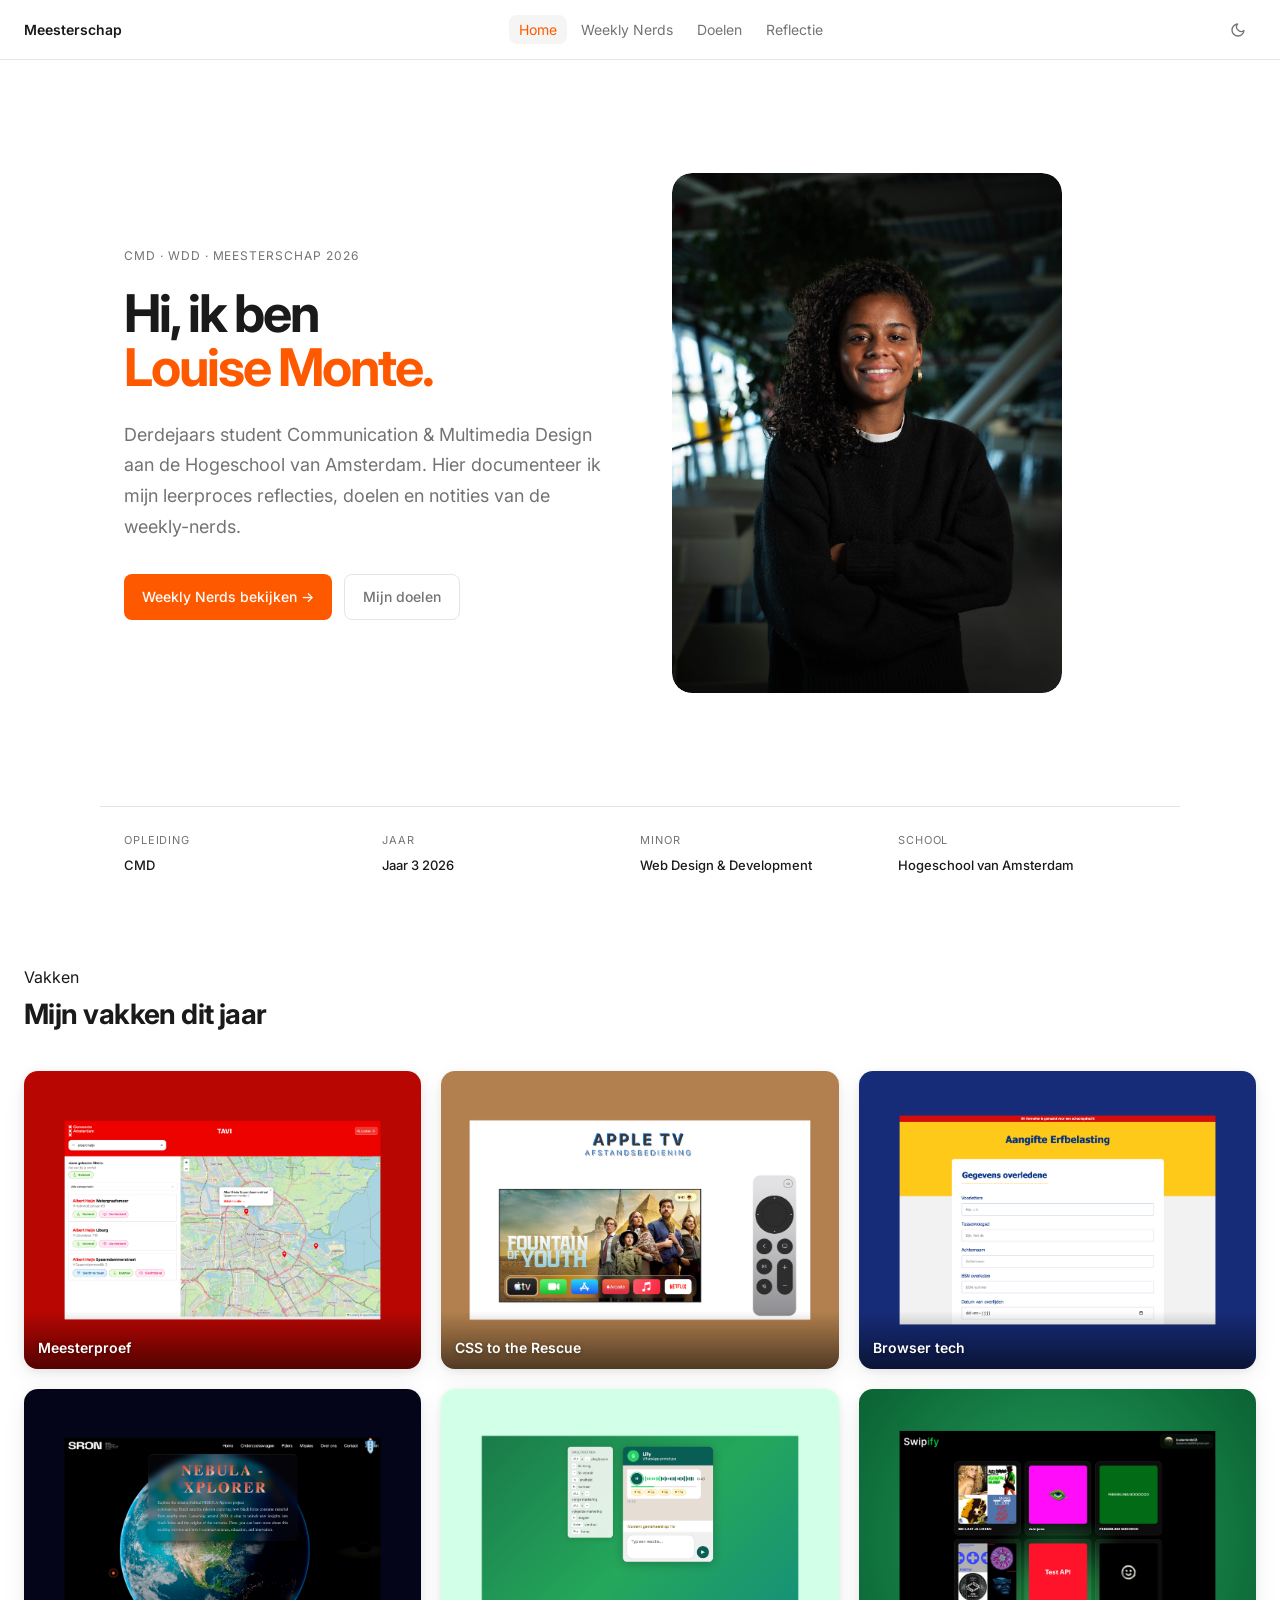
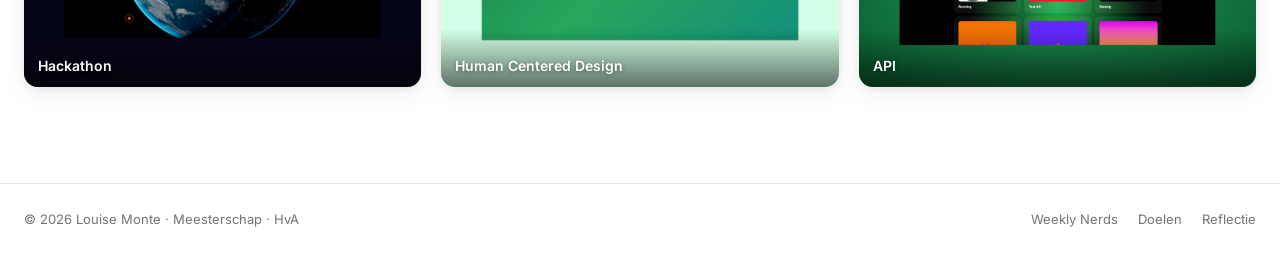
<file: index.html>
<!doctype html>
<html lang="nl">
  <head>
    <meta charset="UTF-8" />
    <meta name="viewport" content="width=device-width, initial-scale=1.0" />
    <meta
      name="description"
      content="Meesterschap — leerblog van Louise Monte, CMD student HvA."
    />
    <title>Meesterschap — Louise Monte</title>
    <link rel="preconnect" href="https://fonts.googleapis.com" />
    <link rel="preconnect" href="https://fonts.gstatic.com" crossorigin />
    <link
      href="https://fonts.googleapis.com/css2?family=Inter:wght@400;500;600;700&display=swap"
      rel="stylesheet"
    />
    <link rel="stylesheet" href="style.css" />
    <script src="main.js" defer></script>
  </head>
  <body>
    <header>
      <nav class="nav">
        <button
          id="hamburger"
          class="hamburger"
          aria-label="Menu openen"
          aria-expanded="false"
          aria-controls="nav-links"
        >
          <span></span>
          <span></span>
          <span></span>
        </button>

        <a href="index.html" class="nav-logo">Meesterschap</a>

        <ul class="nav-links" id="nav-links">
          <li><a href="index.html">Home</a></li>
          <li><a href="weekly-nerds.html">Weekly Nerds</a></li>
          <li><a href="doelen.html">Doelen</a></li>
          <li><a href="reflectie.html">Reflectie</a></li>
        </ul>

        <button id="thema-knop" class="thema-knop" aria-label="Wissel thema">
          <svg
            class="icon-sun"
            xmlns="http://www.w3.org/2000/svg"
            width="16"
            height="16"
            viewBox="0 0 24 24"
            fill="none"
            stroke="currentColor"
            stroke-width="2"
            stroke-linecap="round"
            stroke-linejoin="round"
            aria-hidden="true"
          >
            <circle cx="12" cy="12" r="4" />
            <path
              d="M12 2v2M12 20v2M4.93 4.93l1.41 1.41M17.66 17.66l1.41 1.41M2 12h2M20 12h2M6.34 17.66l-1.41 1.41M19.07 4.93l-1.41 1.41"
            />
          </svg>
          <svg
            class="icon-moon"
            xmlns="http://www.w3.org/2000/svg"
            width="16"
            height="16"
            viewBox="0 0 24 24"
            fill="none"
            stroke="currentColor"
            stroke-width="2"
            stroke-linecap="round"
            stroke-linejoin="round"
            aria-hidden="true"
          >
            <path d="M21 12.79A9 9 0 1 1 11.21 3 7 7 0 0 0 21 12.79z" />
          </svg>
        </button>
      </nav>
      <section class="hero">
        <div class="hero-grid">
          <!-- Tekst -->
          <div>
            <p class="hero-subtitel">CMD · WDD · Meesterschap 2026</p>
            <h1>
              Hi, ik ben<br />
              <span class="oranje">Louise&nbsp;Monte.</span>
            </h1>
            <p class="hero-bio">
              Derdejaars student Communication &amp; Multimedia Design aan de
              Hogeschool van Amsterdam. Hier documenteer ik mijn leerproces
              reflecties, doelen en notities van de weekly-nerds.
            </p>
            <div class="hero-knoppen">
              <a href="weekly-nerds.html" class="knop knop-vol"
                >Weekly Nerds bekijken →</a
              >
              <a href="doelen.html" class="knop knop-leeg">Mijn doelen</a>
            </div>
          </div>
          <div class="hero-illustratie" aria-hidden="true">
            <img src="images/me.jpg" alt="" />
          </div>
        </div>

        <!-- Info-balk onderaan -->
        <dl class="hero-meta">
          <div>
            <dt>Opleiding</dt>
            <dd>CMD</dd>
          </div>
          <div>
            <dt>Jaar</dt>
            <dd>Jaar 3 2026</dd>
          </div>
          <div>
            <dt>Minor</dt>
            <dd>Web Design & Development</dd>
          </div>
          <div>
            <dt>School</dt>
            <dd>Hogeschool van Amsterdam</dd>
          </div>
        </dl>
      </section>
    </header>
    <main>
      <section class="vakken-sectie">
        <p class="sectie-label">Vakken</p>
        <h2 class="sectie-titel">Mijn vakken dit jaar</h2>

        <div class="vakken-grid">
          <div class="vak-kaart">
            <img src="images/tavi.png" alt="Meesterproef" />
            <div class="vak-info">
              <span class="vak-naam">Meesterproef</span>
            </div>
            <div class="vak-popup">
              <a href="https://tavi-6dj3.onrender.com/" class="popup-knop"
                >Ga naar website</a
              >
              <a
                href="reflectie.html#meesterproef"
                class="popup-knop popup-knop-leeg"
                >Ga naar reflectie</a
              >
            </div>
          </div>

          <div class="vak-kaart">
            <img src="images/css.png" alt="CSS to the Rescue" />
            <div class="vak-info">
              <span class="vak-naam">CSS to the Rescue</span>
            </div>
            <div class="vak-popup">
              <a
                href="https://louisemonte03.github.io/css-rescue-her/"
                class="popup-knop"
                >Ga naar website</a
              >
              <a
                href="reflectie.html#css-to-the-rescue"
                class="popup-knop popup-knop-leeg"
                >Ga naar reflectie</a
              >
            </div>
          </div>

          <div class="vak-kaart">
            <img src="images/browser-tech.png" alt="Browser tech" />
            <div class="vak-info">
              <span class="vak-naam">Browser tech</span>
            </div>
            <div class="vak-popup">
              <a
                href="https://louisemonte03.github.io/browser-tech/"
                class="popup-knop"
                >Ga naar website</a
              >
              <a
                href="reflectie.html#browser-tech"
                class="popup-knop popup-knop-leeg"
                >Ga naar reflectie</a
              >
            </div>
          </div>

          <div class="vak-kaart">
            <img src="images/hackathon.png" alt="Hackathon" />
            <div class="vak-info">
              <span class="vak-naam">Hackathon</span>
            </div>
            <div class="vak-popup">
              <a
                href="https://sennahoving.github.io/Hackathon/ "
                class="popup-knop"
                >Ga naar website</a
              >
              <a
                href="reflectie.html#hackathon"
                class="popup-knop popup-knop-leeg"
                >Ga naar reflectie</a
              >
            </div>
          </div>

          <div class="vak-kaart">
            <img src="images/hcd.png" alt="Human Centered Design" />
            <div class="vak-info">
              <span class="vak-naam">Human Centered Design</span>
            </div>
            <div class="vak-popup">
              <a href="https://louisemonte03.github.io/hcd/ " class="popup-knop"
                >Ga naar website</a
              >
              <a
                href="reflectie.html#human-centered-design"
                class="popup-knop popup-knop-leeg"
                >Ga naar reflectie</a
              >
            </div>
          </div>

          <div class="vak-kaart">
            <img src="images/api.png" alt="API" />
            <div class="vak-info">
              <span class="vak-naam">API</span>
            </div>
            <div class="vak-popup">
              <a href="https://api-astro-ndrh.onrender.com/" class="popup-knop"
                >Ga naar website</a
              >
              <a href="reflectie.html#api" class="popup-knop popup-knop-leeg"
                >Ga naar reflectie</a
              >
            </div>
          </div>
        </div>
      </section>
    </main>

    <!-- Footer -->
    <footer>
      <p>&copy; 2026 Louise Monte · Meesterschap · HvA</p>
      <nav class="footer-links">
        <a href="weekly-nerds.html">Weekly Nerds</a>
        <a href="doelen.html">Doelen</a>
        <a href="reflectie.html">Reflectie</a>
      </nav>
    </footer>
  </body>
</html>
</file>
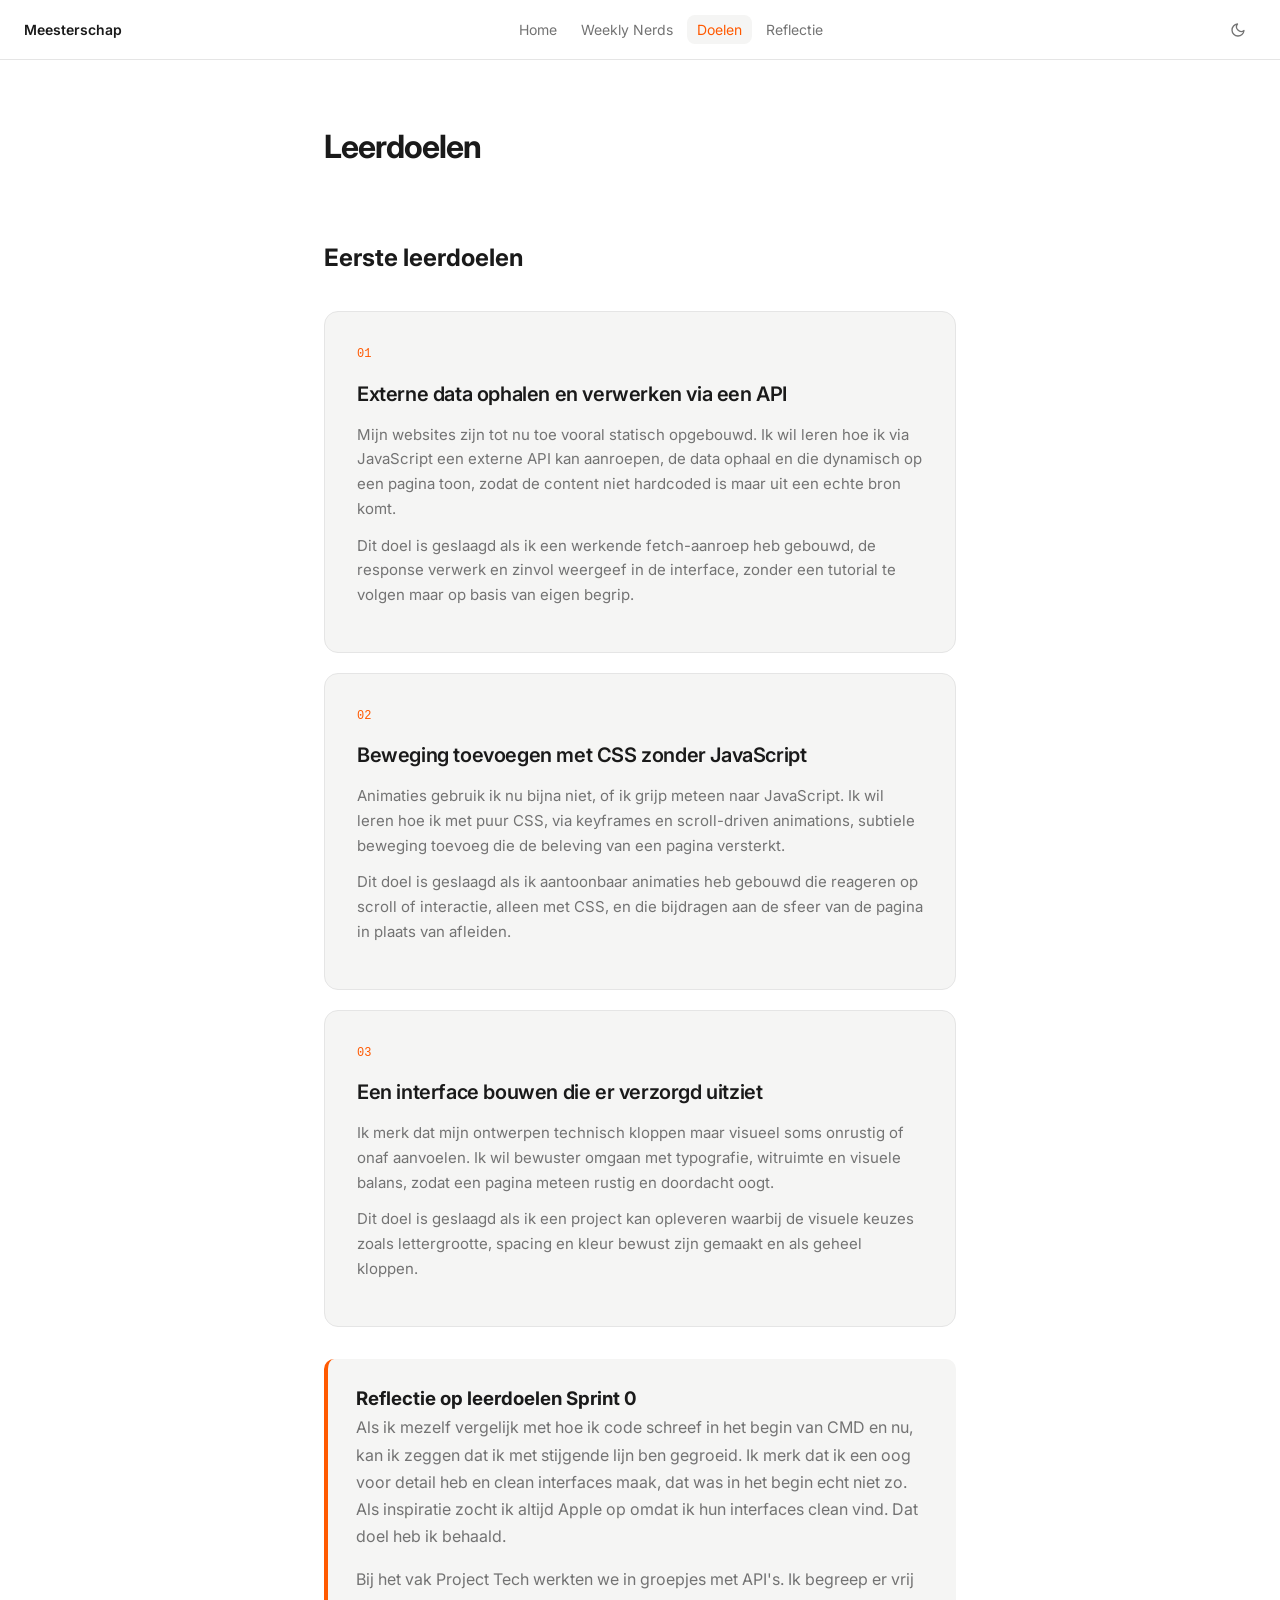
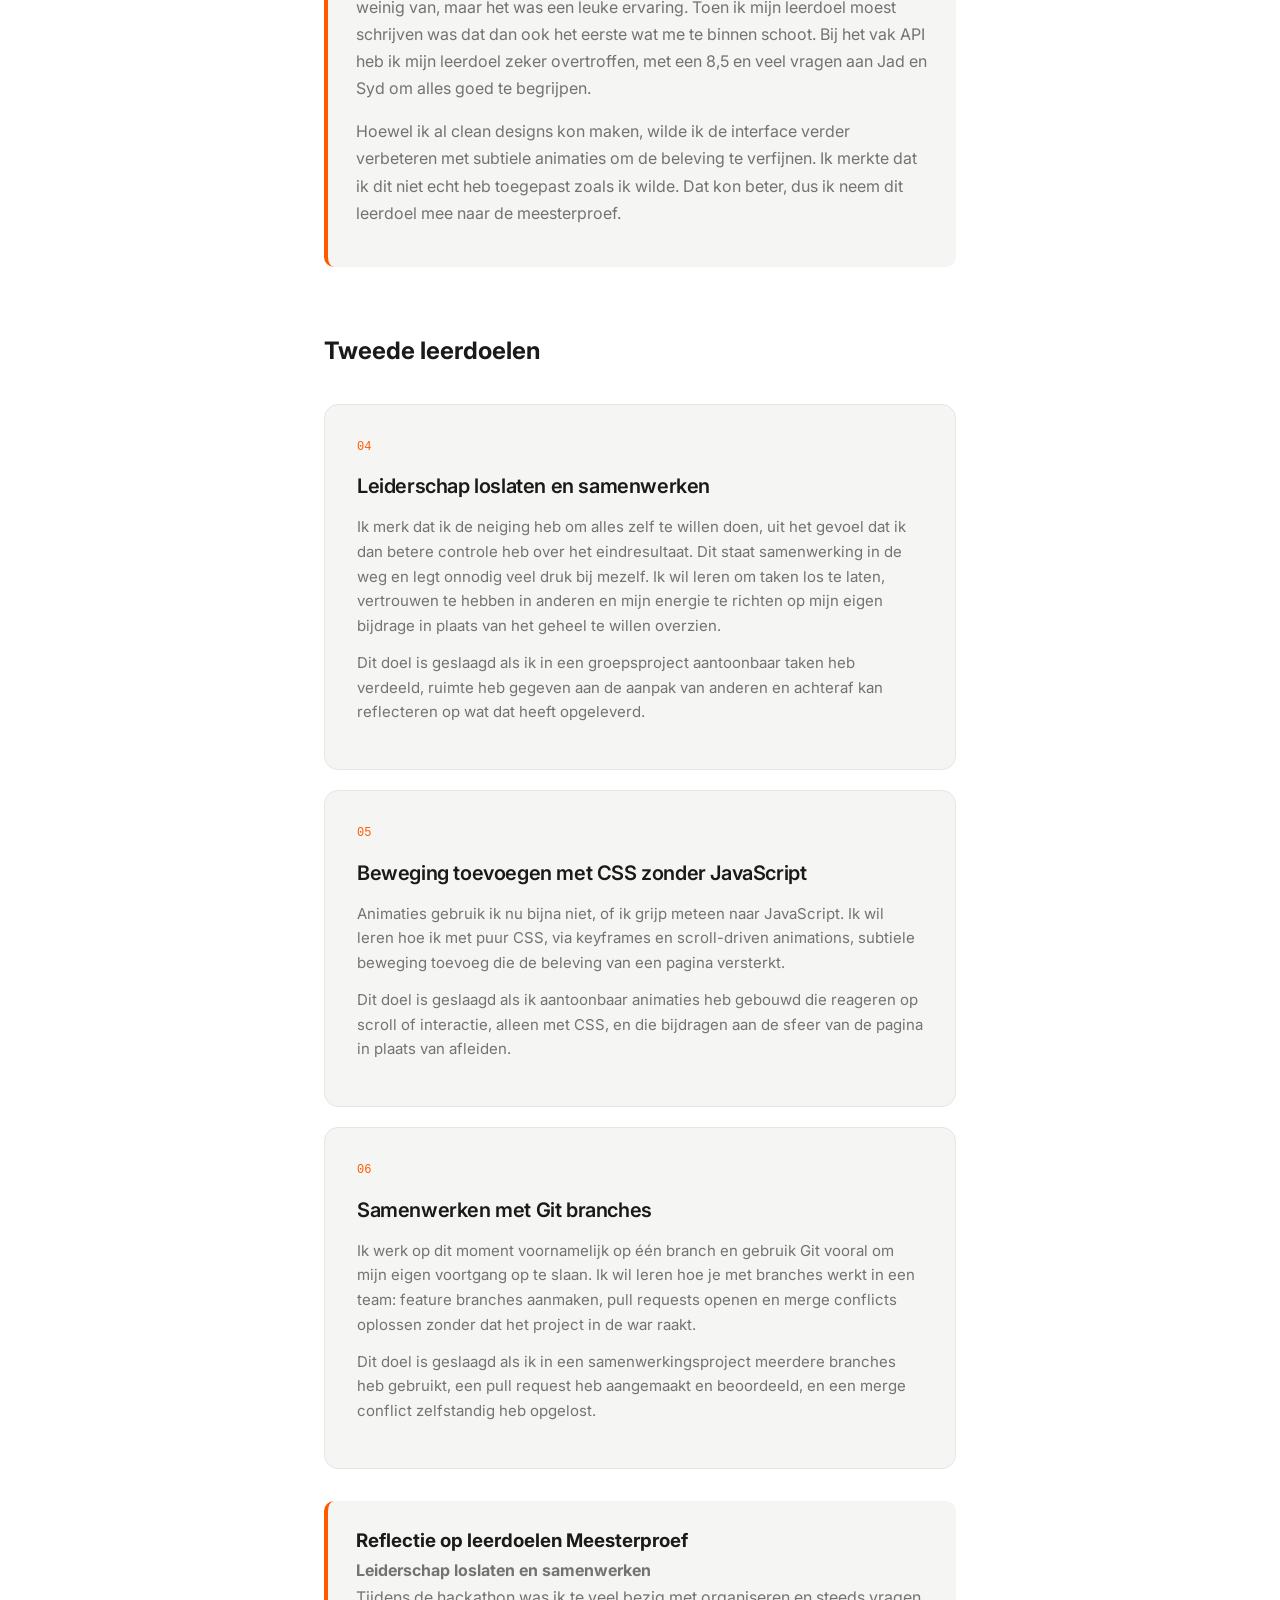
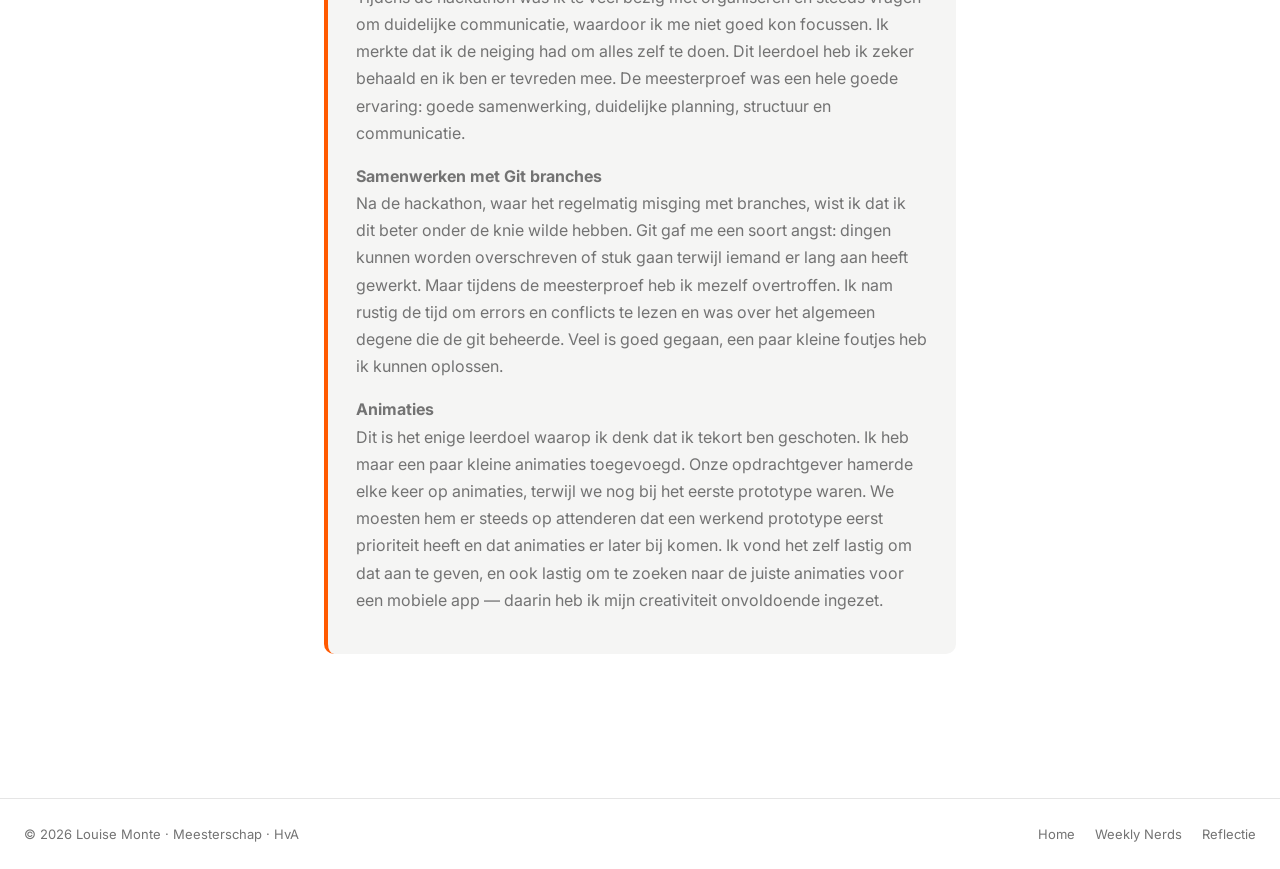
<file: doelen.html>
<!doctype html>
<html lang="nl">
  <head>
    <meta charset="UTF-8" />
    <meta name="viewport" content="width=device-width, initial-scale=1.0" />
    <meta
      name="description"
      content="Leerdoelen — drie persoonlijke doelen voor Meesterschap 2025, Louise Monte."
    />
    <title>Leerdoelen — Meesterschap</title>
    <link rel="preconnect" href="https://fonts.googleapis.com" />
    <link rel="preconnect" href="https://fonts.gstatic.com" crossorigin />
    <link
      href="https://fonts.googleapis.com/css2?family=Inter:wght@400;500;600;700&display=swap"
      rel="stylesheet"
    />
    <link rel="stylesheet" href="style.css" />
    <script src="main.js" defer></script>
  </head>
  <body>
    <!-- Navigatie -->
    <nav class="nav">
      <button
        id="hamburger"
        class="hamburger"
        aria-label="Menu openen"
        aria-expanded="false"
        aria-controls="nav-links"
      >
        <span></span>
        <span></span>
        <span></span>
      </button>

      <a href="index.html" class="nav-logo">Meesterschap</a>

      <ul class="nav-links" id="nav-links">
        <li><a href="index.html">Home</a></li>
        <li><a href="weekly-nerds.html">Weekly Nerds</a></li>
        <li><a href="doelen.html">Doelen</a></li>
        <li><a href="reflectie.html">Reflectie</a></li>
      </ul>

      <button id="thema-knop" class="thema-knop" aria-label="Wissel thema">
        <svg
          class="icon-sun"
          xmlns="http://www.w3.org/2000/svg"
          width="16"
          height="16"
          viewBox="0 0 24 24"
          fill="none"
          stroke="currentColor"
          stroke-width="2"
          stroke-linecap="round"
          stroke-linejoin="round"
          aria-hidden="true"
        >
          <circle cx="12" cy="12" r="4" />
          <path
            d="M12 2v2M12 20v2M4.93 4.93l1.41 1.41M17.66 17.66l1.41 1.41M2 12h2M20 12h2M6.34 17.66l-1.41 1.41M19.07 4.93l-1.41 1.41"
          />
        </svg>
        <svg
          class="icon-moon"
          xmlns="http://www.w3.org/2000/svg"
          width="16"
          height="16"
          viewBox="0 0 24 24"
          fill="none"
          stroke="currentColor"
          stroke-width="2"
          stroke-linecap="round"
          stroke-linejoin="round"
          aria-hidden="true"
        >
          <path d="M21 12.79A9 9 0 1 1 11.21 3 7 7 0 0 0 21 12.79z" />
        </svg>
      </button>
    </nav>

    <!-- Inhoud -->
    <main class="pagina">
      <header class="pagina-kop">
        <h1>Leerdoelen</h1>
      </header>

      <h2 style="margin-bottom: 32px;">Eerste leerdoelen</h2>
      <ol class="doelen-lijst">
        <!-- Doel 1 -->
        <li class="card">
          <span class="doel-nummer">01</span>
          <h2 class="doel-titel">
            Externe data ophalen en verwerken via een API
          </h2>
          <p>
            Mijn websites zijn tot nu toe vooral statisch opgebouwd. Ik wil
            leren hoe ik via JavaScript een externe API kan aanroepen, de data
            ophaal en die dynamisch op een pagina toon, zodat de content niet
            hardcoded is maar uit een echte bron komt.
          </p>
          <p>
            Dit doel is geslaagd als ik een werkende fetch-aanroep heb gebouwd,
            de response verwerk en zinvol weergeef in de interface, zonder een
            tutorial te volgen maar op basis van eigen begrip.
          </p>
        </li>

        <li class="card">
          <span class="doel-nummer">02</span>
          <h2 class="doel-titel">
            Beweging toevoegen met CSS zonder JavaScript
          </h2>
          <p>
            Animaties gebruik ik nu bijna niet, of ik grijp meteen naar
            JavaScript. Ik wil leren hoe ik met puur CSS, via keyframes en
            scroll-driven animations, subtiele beweging toevoeg die de beleving
            van een pagina versterkt.
          </p>
          <p>
            Dit doel is geslaagd als ik aantoonbaar animaties heb gebouwd die
            reageren op scroll of interactie, alleen met CSS, en die bijdragen
            aan de sfeer van de pagina in plaats van afleiden.
          </p>
        </li>

        <li class="card">
          <span class="doel-nummer">03</span>
          <h2 class="doel-titel">
            Een interface bouwen die er verzorgd uitziet
          </h2>
          <p>
            Ik merk dat mijn ontwerpen technisch kloppen maar visueel soms
            onrustig of onaf aanvoelen. Ik wil bewuster omgaan met typografie,
            witruimte en visuele balans, zodat een pagina meteen rustig en
            doordacht oogt.
          </p>
          <p>
            Dit doel is geslaagd als ik een project kan opleveren waarbij de
            visuele keuzes zoals lettergrootte, spacing en kleur bewust zijn
            gemaakt en als geheel kloppen.
          </p>
        </li>
      </ol>

      <section class="reflectie-blok reflectie-doelen">
        <h3>Reflectie op leerdoelen Sprint 0</h3>
        <p>
          Als ik mezelf vergelijk met hoe ik code schreef in het begin van CMD en nu, kan ik zeggen dat ik met stijgende lijn ben gegroeid. Ik merk dat ik een oog voor detail heb en clean interfaces maak, dat was in het begin echt niet zo. Als inspiratie zocht ik altijd Apple op omdat ik hun interfaces clean vind. Dat doel heb ik behaald.
        </p>
        <p>
          Bij het vak Project Tech werkten we in groepjes met API's. Ik begreep er vrij weinig van, maar het was een leuke ervaring. Toen ik mijn leerdoel moest schrijven was dat dan ook het eerste wat me te binnen schoot. Bij het vak API heb ik mijn leerdoel zeker overtroffen, met een 8,5 en veel vragen aan Jad en Syd om alles goed te begrijpen.
        </p>
        <p>
          Hoewel ik al clean designs kon maken, wilde ik de interface verder verbeteren met subtiele animaties om de beleving te verfijnen. Ik merkte dat ik dit niet echt heb toegepast zoals ik wilde. Dat kon beter, dus ik neem dit leerdoel mee naar de meesterproef.
        </p>
      </section>

      <h2 style="margin-top: 64px; margin-bottom: 32px;">Tweede leerdoelen</h2>
      <ol class="doelen-lijst">
        <!-- Doel 1 -->
        <li class="card">
          <span class="doel-nummer">04</span>
          <h2 class="doel-titel">Leiderschap loslaten en samenwerken</h2>
          <p>
            Ik merk dat ik de neiging heb om alles zelf te willen doen, uit het
            gevoel dat ik dan betere controle heb over het eindresultaat. Dit
            staat samenwerking in de weg en legt onnodig veel druk bij mezelf.
            Ik wil leren om taken los te laten, vertrouwen te hebben in anderen
            en mijn energie te richten op mijn eigen bijdrage in plaats van het
            geheel te willen overzien.
          </p>
          <p>
            Dit doel is geslaagd als ik in een groepsproject aantoonbaar taken
            heb verdeeld, ruimte heb gegeven aan de aanpak van anderen en
            achteraf kan reflecteren op wat dat heeft opgeleverd.
          </p>
        </li>

        <li class="card">
          <span class="doel-nummer">05</span>
          <h2 class="doel-titel">
            Beweging toevoegen met CSS zonder JavaScript
          </h2>
          <p>
            Animaties gebruik ik nu bijna niet, of ik grijp meteen naar
            JavaScript. Ik wil leren hoe ik met puur CSS, via keyframes en
            scroll-driven animations, subtiele beweging toevoeg die de beleving
            van een pagina versterkt.
          </p>
          <p>
            Dit doel is geslaagd als ik aantoonbaar animaties heb gebouwd die
            reageren op scroll of interactie, alleen met CSS, en die bijdragen
            aan de sfeer van de pagina in plaats van afleiden.
          </p>
        </li>

        <li class="card">
          <span class="doel-nummer">06</span>
          <h2 class="doel-titel">Samenwerken met Git branches</h2>
          <p>
            Ik werk op dit moment voornamelijk op één branch en gebruik Git
            vooral om mijn eigen voortgang op te slaan. Ik wil leren hoe je met
            branches werkt in een team: feature branches aanmaken, pull requests
            openen en merge conflicts oplossen zonder dat het project in de war
            raakt.
          </p>
          <p>
            Dit doel is geslaagd als ik in een samenwerkingsproject meerdere
            branches heb gebruikt, een pull request heb aangemaakt en
            beoordeeld, en een merge conflict zelfstandig heb opgelost.
          </p>
        </li>
      </ol>

      <section class="reflectie-blok reflectie-doelen">
        <h3>Reflectie op leerdoelen Meesterproef</h3>
        <p>
          <strong>Leiderschap loslaten en samenwerken</strong><br />
          Tijdens de hackathon was ik te veel bezig met organiseren en steeds vragen om duidelijke communicatie, waardoor ik me niet goed kon focussen. Ik merkte dat ik de neiging had om alles zelf te doen. Dit leerdoel heb ik zeker behaald en ik ben er tevreden mee. De meesterproef was een hele goede ervaring: goede samenwerking, duidelijke planning, structuur en communicatie.
        </p>
        <p>
          <strong>Samenwerken met Git branches</strong><br />
          Na de hackathon, waar het regelmatig misging met branches, wist ik dat ik dit beter onder de knie wilde hebben. Git gaf me een soort angst: dingen kunnen worden overschreven of stuk gaan terwijl iemand er lang aan heeft gewerkt. Maar tijdens de meesterproef heb ik mezelf overtroffen. Ik nam rustig de tijd om errors en conflicts te lezen en was over het algemeen degene die de git beheerde. Veel is goed gegaan, een paar kleine foutjes heb ik kunnen oplossen.
        </p>
        <p>
          <strong>Animaties</strong><br />
          Dit is het enige leerdoel waarop ik denk dat ik tekort ben geschoten. Ik heb maar een paar kleine animaties toegevoegd. Onze opdrachtgever hamerde elke keer op animaties, terwijl we nog bij het eerste prototype waren. We moesten hem er steeds op attenderen dat een werkend prototype eerst prioriteit heeft en dat animaties er later bij komen. Ik vond het zelf lastig om dat aan te geven, en ook lastig om te zoeken naar de juiste animaties voor een mobiele app — daarin heb ik mijn creativiteit onvoldoende ingezet.
        </p>
      </section>
    </main>

    <!-- Footer -->
    <footer>
      <p>&copy; 2026 Louise Monte · Meesterschap · HvA</p>
      <nav class="footer-links">
        <a href="index.html">Home</a>
        <a href="weekly-nerds.html">Weekly Nerds</a>
        <a href="reflectie.html">Reflectie</a>
      </nav>
    </footer>
  </body>
</html>
</file>
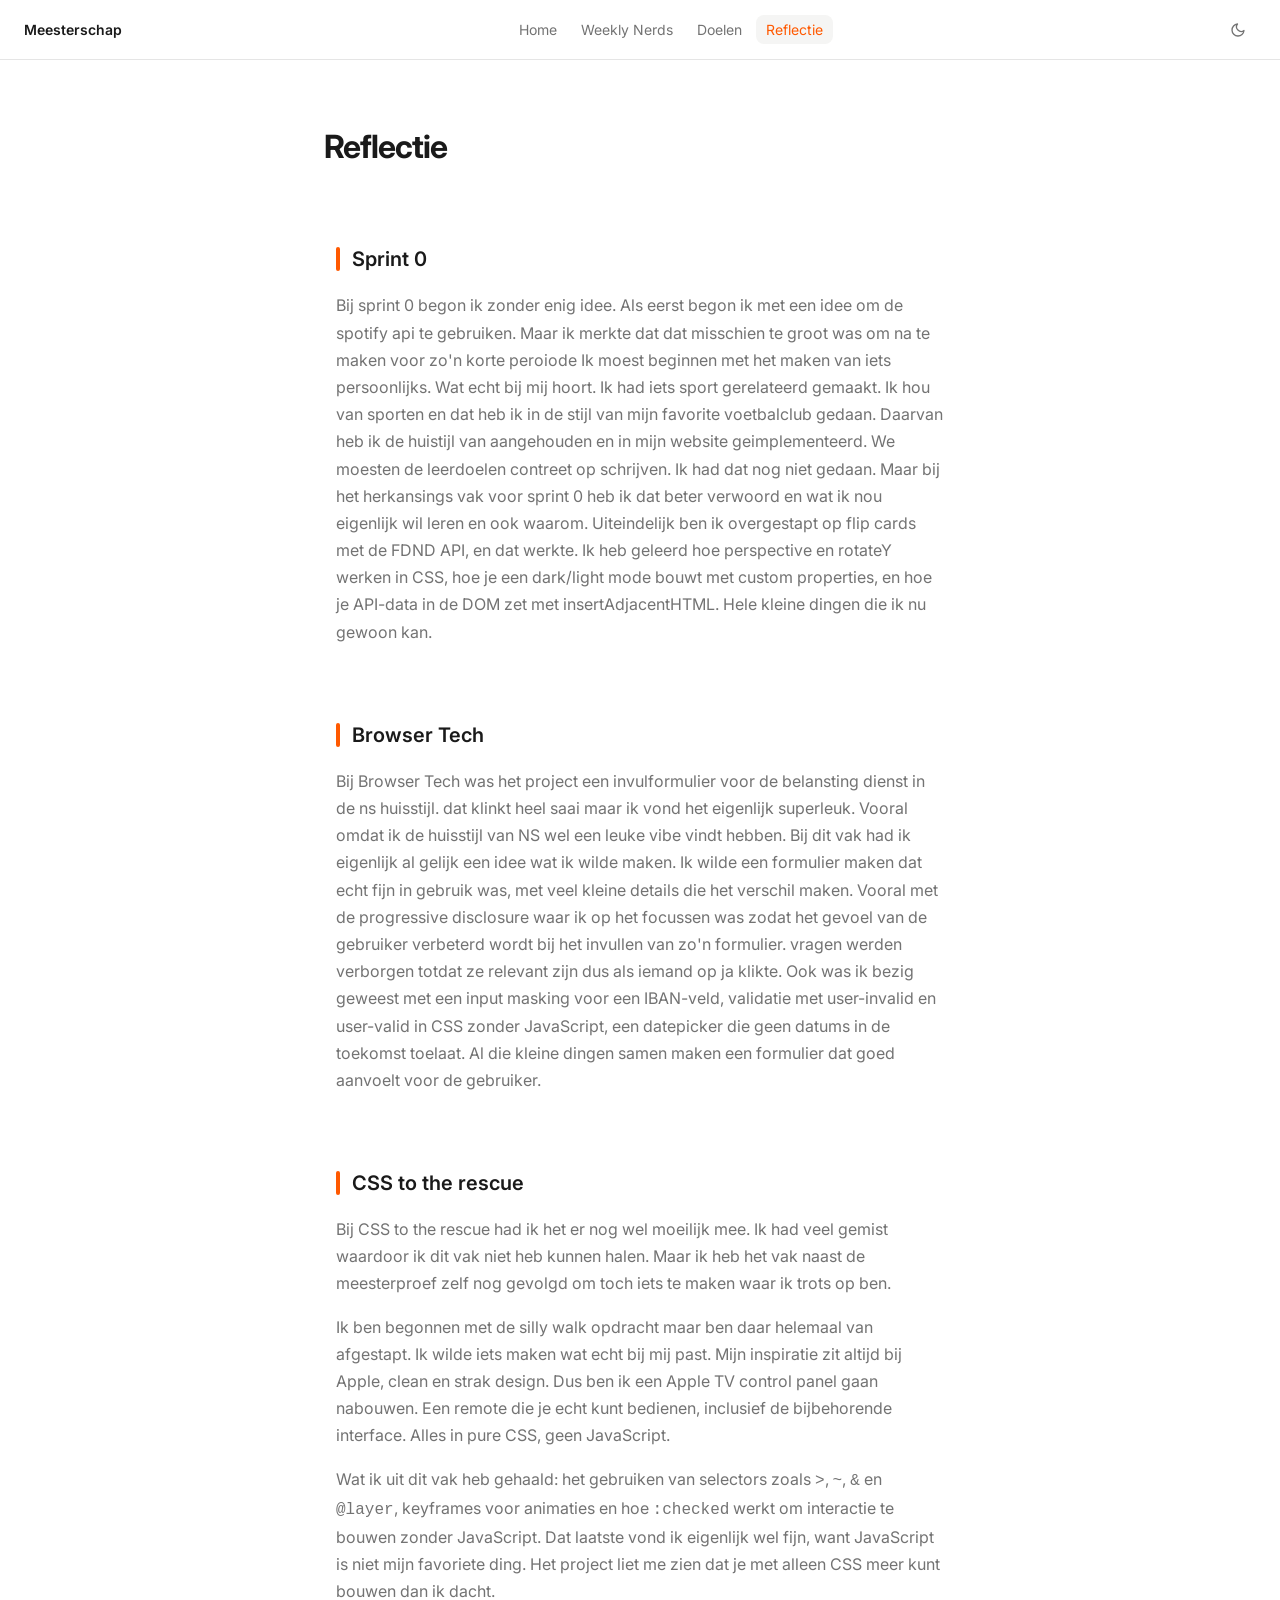
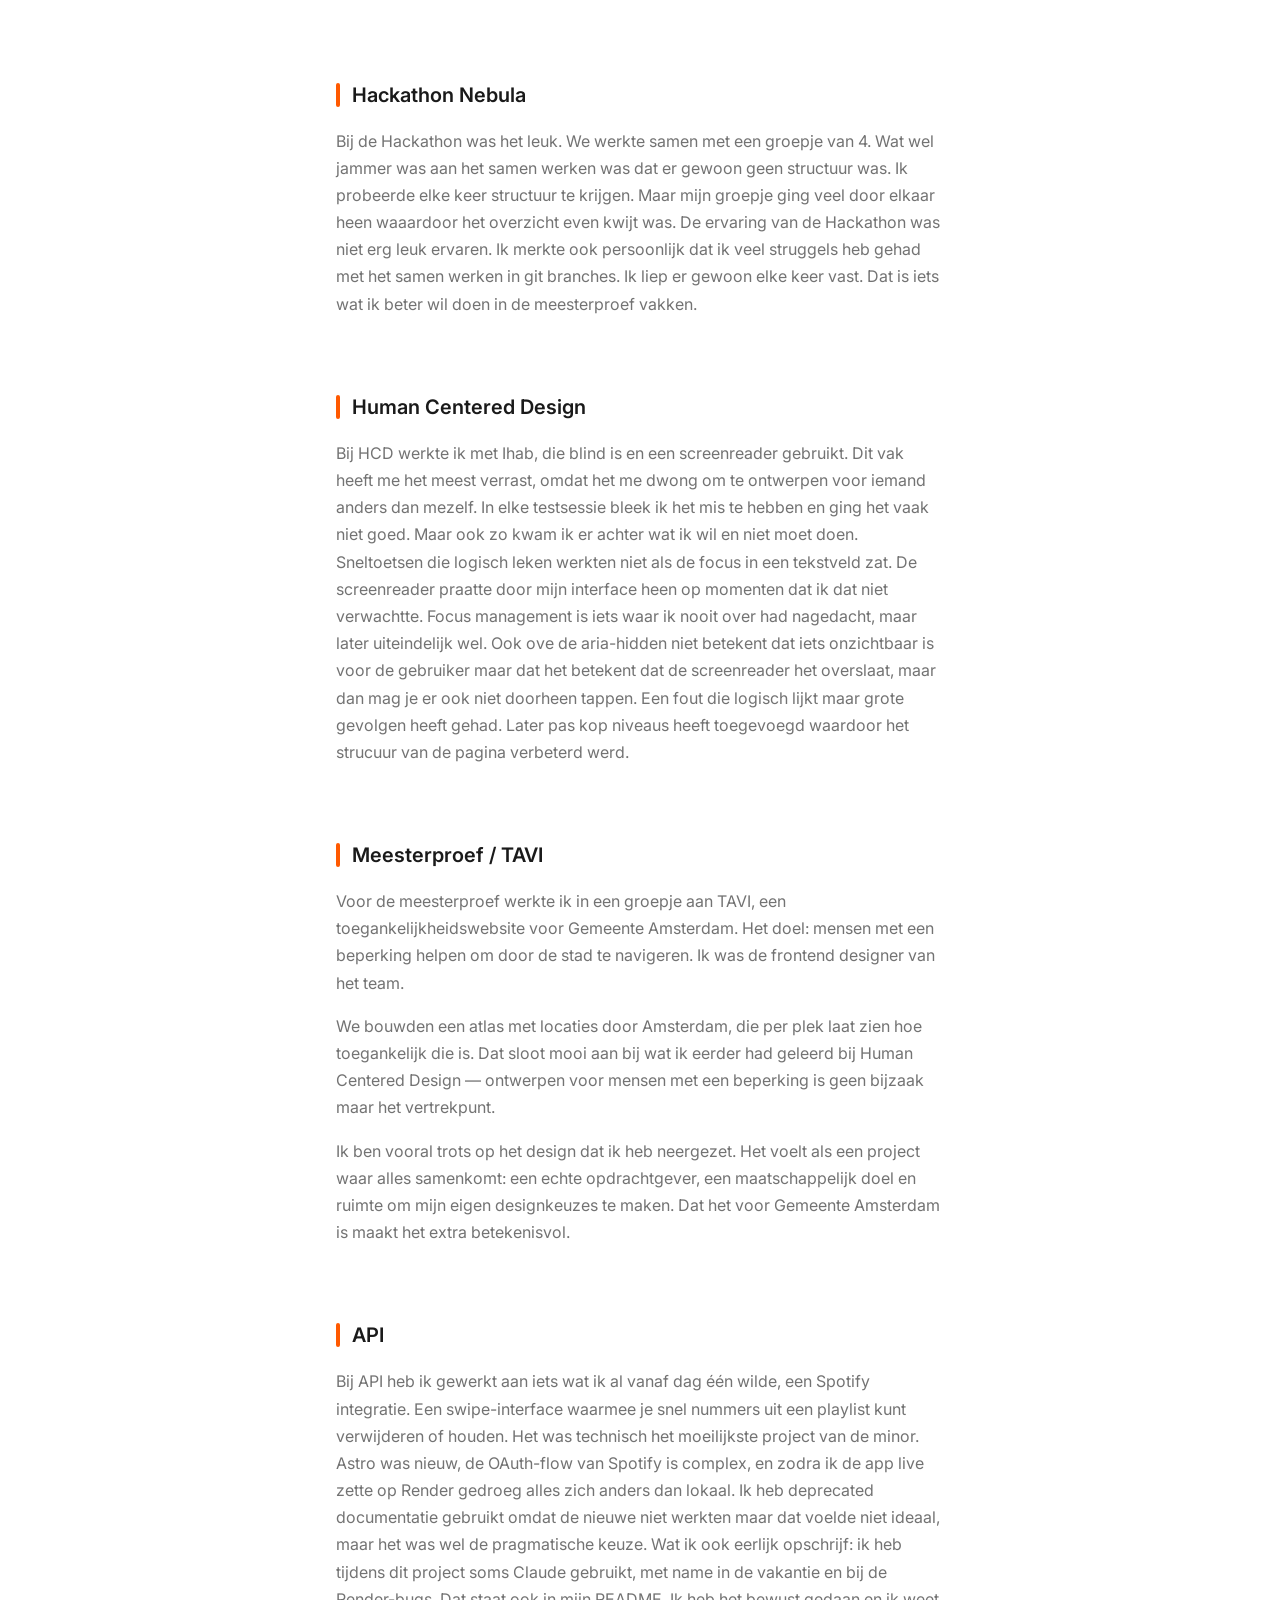
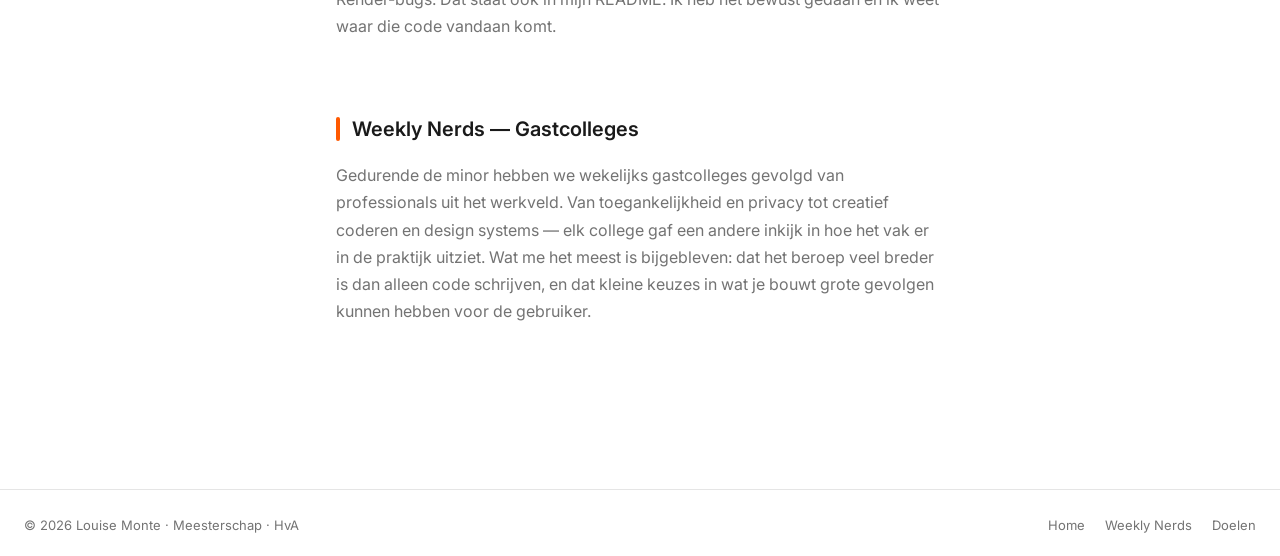
<file: reflectie.html>
<!doctype html>
<html lang="nl">
  <head>
    <meta charset="UTF-8" />
    <meta name="viewport" content="width=device-width, initial-scale=1.0" />
    <meta
      name="description"
      content="Reflectie — terugblik op Meesterschap 2025 door Louise Monte."
    />
    <title>Reflectie — Meesterschap</title>
    <link rel="preconnect" href="https://fonts.googleapis.com" />
    <link rel="preconnect" href="https://fonts.gstatic.com" crossorigin />
    <link
      href="https://fonts.googleapis.com/css2?family=Inter:wght@400;500;600;700&display=swap"
      rel="stylesheet"
    />
    <link rel="stylesheet" href="style.css" />
    <script src="main.js" defer></script>
  </head>
  <body>
    <!-- Navigatie -->
    <nav class="nav">
      <button
        id="hamburger"
        class="hamburger"
        aria-label="Menu openen"
        aria-expanded="false"
        aria-controls="nav-links"
      >
        <span></span>
        <span></span>
        <span></span>
      </button>

      <a href="index.html" class="nav-logo">Meesterschap</a>

      <ul class="nav-links" id="nav-links">
        <li><a href="index.html">Home</a></li>
        <li><a href="weekly-nerds.html">Weekly Nerds</a></li>
        <li><a href="doelen.html">Doelen</a></li>
        <li><a href="reflectie.html">Reflectie</a></li>
      </ul>

      <button id="thema-knop" class="thema-knop" aria-label="Wissel thema">
        <svg
          class="icon-sun"
          xmlns="http://www.w3.org/2000/svg"
          width="16"
          height="16"
          viewBox="0 0 24 24"
          fill="none"
          stroke="currentColor"
          stroke-width="2"
          stroke-linecap="round"
          stroke-linejoin="round"
          aria-hidden="true"
        >
          <circle cx="12" cy="12" r="4" />
          <path
            d="M12 2v2M12 20v2M4.93 4.93l1.41 1.41M17.66 17.66l1.41 1.41M2 12h2M20 12h2M6.34 17.66l-1.41 1.41M19.07 4.93l-1.41 1.41"
          />
        </svg>
        <svg
          class="icon-moon"
          xmlns="http://www.w3.org/2000/svg"
          width="16"
          height="16"
          viewBox="0 0 24 24"
          fill="none"
          stroke="currentColor"
          stroke-width="2"
          stroke-linecap="round"
          stroke-linejoin="round"
          aria-hidden="true"
        >
          <path d="M21 12.79A9 9 0 1 1 11.21 3 7 7 0 0 0 21 12.79z" />
        </svg>
      </button>
    </nav>

    <!-- Inhoud -->
    <main class="pagina">
      <header class="pagina-kop fade">
        <h1>Reflectie</h1>
      </header>

      <article>
        <section class="reflectie-blok fade">
          <h2>Sprint 0</h2>
          <p>
            Bij sprint 0 begon ik zonder enig idee. Als eerst begon ik met een
            idee om de spotify api te gebruiken. Maar ik merkte dat dat
            misschien te groot was om na te maken voor zo'n korte peroiode Ik
            moest beginnen met het maken van iets persoonlijks. Wat echt bij mij
            hoort. Ik had iets sport gerelateerd gemaakt. Ik hou van sporten en
            dat heb ik in de stijl van mijn favorite voetbalclub gedaan. Daarvan
            heb ik de huistijl van aangehouden en in mijn website
            geimplementeerd. We moesten de leerdoelen contreet op schrijven. Ik
            had dat nog niet gedaan. Maar bij het herkansings vak voor sprint 0
            heb ik dat beter verwoord en wat ik nou eigenlijk wil leren en ook
            waarom. Uiteindelijk ben ik overgestapt op flip cards met de FDND
            API, en dat werkte. Ik heb geleerd hoe perspective en rotateY werken
            in CSS, hoe je een dark/light mode bouwt met custom properties, en
            hoe je API-data in de DOM zet met insertAdjacentHTML. Hele kleine
            dingen die ik nu gewoon kan.
          </p>
        </section>
        <section id="browser-tech" class="reflectie-blok fade">
          <h2>Browser Tech</h2>
          <p>
            Bij Browser Tech was het project een invulformulier voor de
            belansting dienst in de ns huisstijl. dat klinkt heel saai maar ik
            vond het eigenlijk superleuk. Vooral omdat ik de huisstijl van NS
            wel een leuke vibe vindt hebben. Bij dit vak had ik eigenlijk al
            gelijk een idee wat ik wilde maken. Ik wilde een formulier maken dat
            echt fijn in gebruik was, met veel kleine details die het verschil
            maken. Vooral met de progressive disclosure waar ik op het focussen
            was zodat het gevoel van de gebruiker verbeterd wordt bij het
            invullen van zo'n formulier. vragen werden verborgen totdat ze
            relevant zijn dus als iemand op ja klikte. Ook was ik bezig geweest
            met een input masking voor een IBAN-veld, validatie met user-invalid
            en user-valid in CSS zonder JavaScript, een datepicker die geen
            datums in de toekomst toelaat. Al die kleine dingen samen maken een
            formulier dat goed aanvoelt voor de gebruiker.
          </p>
        </section>
        <section id="css-to-the-rescue" class="reflectie-blok fade">
          <h2>CSS to the rescue</h2>
          <p>
            Bij CSS to the rescue had ik het er nog wel moeilijk mee. Ik had
            veel gemist waardoor ik dit vak niet heb kunnen halen. Maar ik heb
            het vak naast de meesterproef zelf nog gevolgd om toch iets te maken
            waar ik trots op ben.
          </p>
          <p>
            Ik ben begonnen met de silly walk opdracht maar ben daar helemaal
            van afgestapt. Ik wilde iets maken wat echt bij mij past. Mijn
            inspiratie zit altijd bij Apple, clean en strak design. Dus ben ik
            een Apple TV control panel gaan nabouwen. Een remote die je echt
            kunt bedienen, inclusief de bijbehorende interface. Alles in pure
            CSS, geen JavaScript.
          </p>
          <p>
            Wat ik uit dit vak heb gehaald: het gebruiken van selectors zoals
            <code>></code>, <code>~</code>, <code>&amp;</code> en
            <code>@layer</code>, keyframes voor animaties en hoe
            <code>:checked</code> werkt om interactie te bouwen zonder
            JavaScript. Dat laatste vond ik eigenlijk wel fijn, want JavaScript
            is niet mijn favoriete ding. Het project liet me zien dat je met
            alleen CSS meer kunt bouwen dan ik dacht.
          </p>
        </section>
        <section id="hackathon" class="reflectie-blok fade">
          <h2>Hackathon Nebula</h2>
          <p>
            Bij de Hackathon was het leuk. We werkte samen met een groepje van
            4. Wat wel jammer was aan het samen werken was dat er gewoon geen
            structuur was. Ik probeerde elke keer structuur te krijgen. Maar
            mijn groepje ging veel door elkaar heen waaardoor het overzicht even
            kwijt was. De ervaring van de Hackathon was niet erg leuk ervaren.
            Ik merkte ook persoonlijk dat ik veel struggels heb gehad met het
            samen werken in git branches. Ik liep er gewoon elke keer vast. Dat
            is iets wat ik beter wil doen in de meesterproef vakken.
          </p>
        </section>
        <section id="human-centered-design" class="reflectie-blok fade">
          <h2>Human Centered Design</h2>
          <p>
            Bij HCD werkte ik met Ihab, die blind is en een screenreader
            gebruikt. Dit vak heeft me het meest verrast, omdat het me dwong om
            te ontwerpen voor iemand anders dan mezelf. In elke testsessie bleek
            ik het mis te hebben en ging het vaak niet goed. Maar ook zo kwam ik
            er achter wat ik wil en niet moet doen. Sneltoetsen die logisch
            leken werkten niet als de focus in een tekstveld zat. De
            screenreader praatte door mijn interface heen op momenten dat ik dat
            niet verwachtte. Focus management is iets waar ik nooit over had
            nagedacht, maar later uiteindelijk wel. Ook ove de aria-hidden niet
            betekent dat iets onzichtbaar is voor de gebruiker maar dat het
            betekent dat de screenreader het overslaat, maar dan mag je er ook
            niet doorheen tappen. Een fout die logisch lijkt maar grote gevolgen
            heeft gehad. Later pas kop niveaus heeft toegevoegd waardoor het
            strucuur van de pagina verbeterd werd.
          </p>
        </section>
        <section id="meesterproef" class="reflectie-blok fade">
          <h2>Meesterproef / TAVI</h2>
          <p>
            Voor de meesterproef werkte ik in een groepje aan TAVI, een
            toegankelijkheidswebsite voor Gemeente Amsterdam. Het doel: mensen
            met een beperking helpen om door de stad te navigeren. Ik was de
            frontend designer van het team.
          </p>
          <p>
            We bouwden een atlas met locaties door Amsterdam, die per plek laat
            zien hoe toegankelijk die is. Dat sloot mooi aan bij wat ik eerder
            had geleerd bij Human Centered Design — ontwerpen voor mensen met
            een beperking is geen bijzaak maar het vertrekpunt.
          </p>
          <p>
            Ik ben vooral trots op het design dat ik heb neergezet. Het voelt
            als een project waar alles samenkomt: een echte opdrachtgever, een
            maatschappelijk doel en ruimte om mijn eigen designkeuzes te maken.
            Dat het voor Gemeente Amsterdam is maakt het extra betekenisvol.
          </p>
        </section>
        <section id="api" class="reflectie-blok fade">
          <h2>API</h2>
          <p>
            Bij API heb ik gewerkt aan iets wat ik al vanaf dag één wilde, een
            Spotify integratie. Een swipe-interface waarmee je snel nummers uit
            een playlist kunt verwijderen of houden. Het was technisch het
            moeilijkste project van de minor. Astro was nieuw, de OAuth-flow van
            Spotify is complex, en zodra ik de app live zette op Render gedroeg
            alles zich anders dan lokaal. Ik heb deprecated documentatie
            gebruikt omdat de nieuwe niet werkten maar dat voelde niet ideaal,
            maar het was wel de pragmatische keuze. Wat ik ook eerlijk
            opschrijf: ik heb tijdens dit project soms Claude gebruikt, met name
            in de vakantie en bij de Render-bugs. Dat staat ook in mijn README.
            Ik heb het bewust gedaan en ik weet waar die code vandaan komt.
          </p>
        </section>
        <section class="reflectie-blok fade">
          <h2>Weekly Nerds — Gastcolleges</h2>
          <p>
            Gedurende de minor hebben we wekelijks gastcolleges gevolgd van
            professionals uit het werkveld. Van toegankelijkheid en privacy tot
            creatief coderen en design systems — elk college gaf een andere
            inkijk in hoe het vak er in de praktijk uitziet. Wat me het meest is
            bijgebleven: dat het beroep veel breder is dan alleen code
            schrijven, en dat kleine keuzes in wat je bouwt grote gevolgen
            kunnen hebben voor de gebruiker.
          </p>
        </section>
      </article>
    </main>

    <!-- Footer -->
    <footer>
      <p>&copy; 2026 Louise Monte · Meesterschap · HvA</p>
      <nav class="footer-links">
        <a href="index.html">Home</a>
        <a href="weekly-nerds.html">Weekly Nerds</a>
        <a href="doelen.html">Doelen</a>
      </nav>
    </footer>
  </body>
</html>
</file>
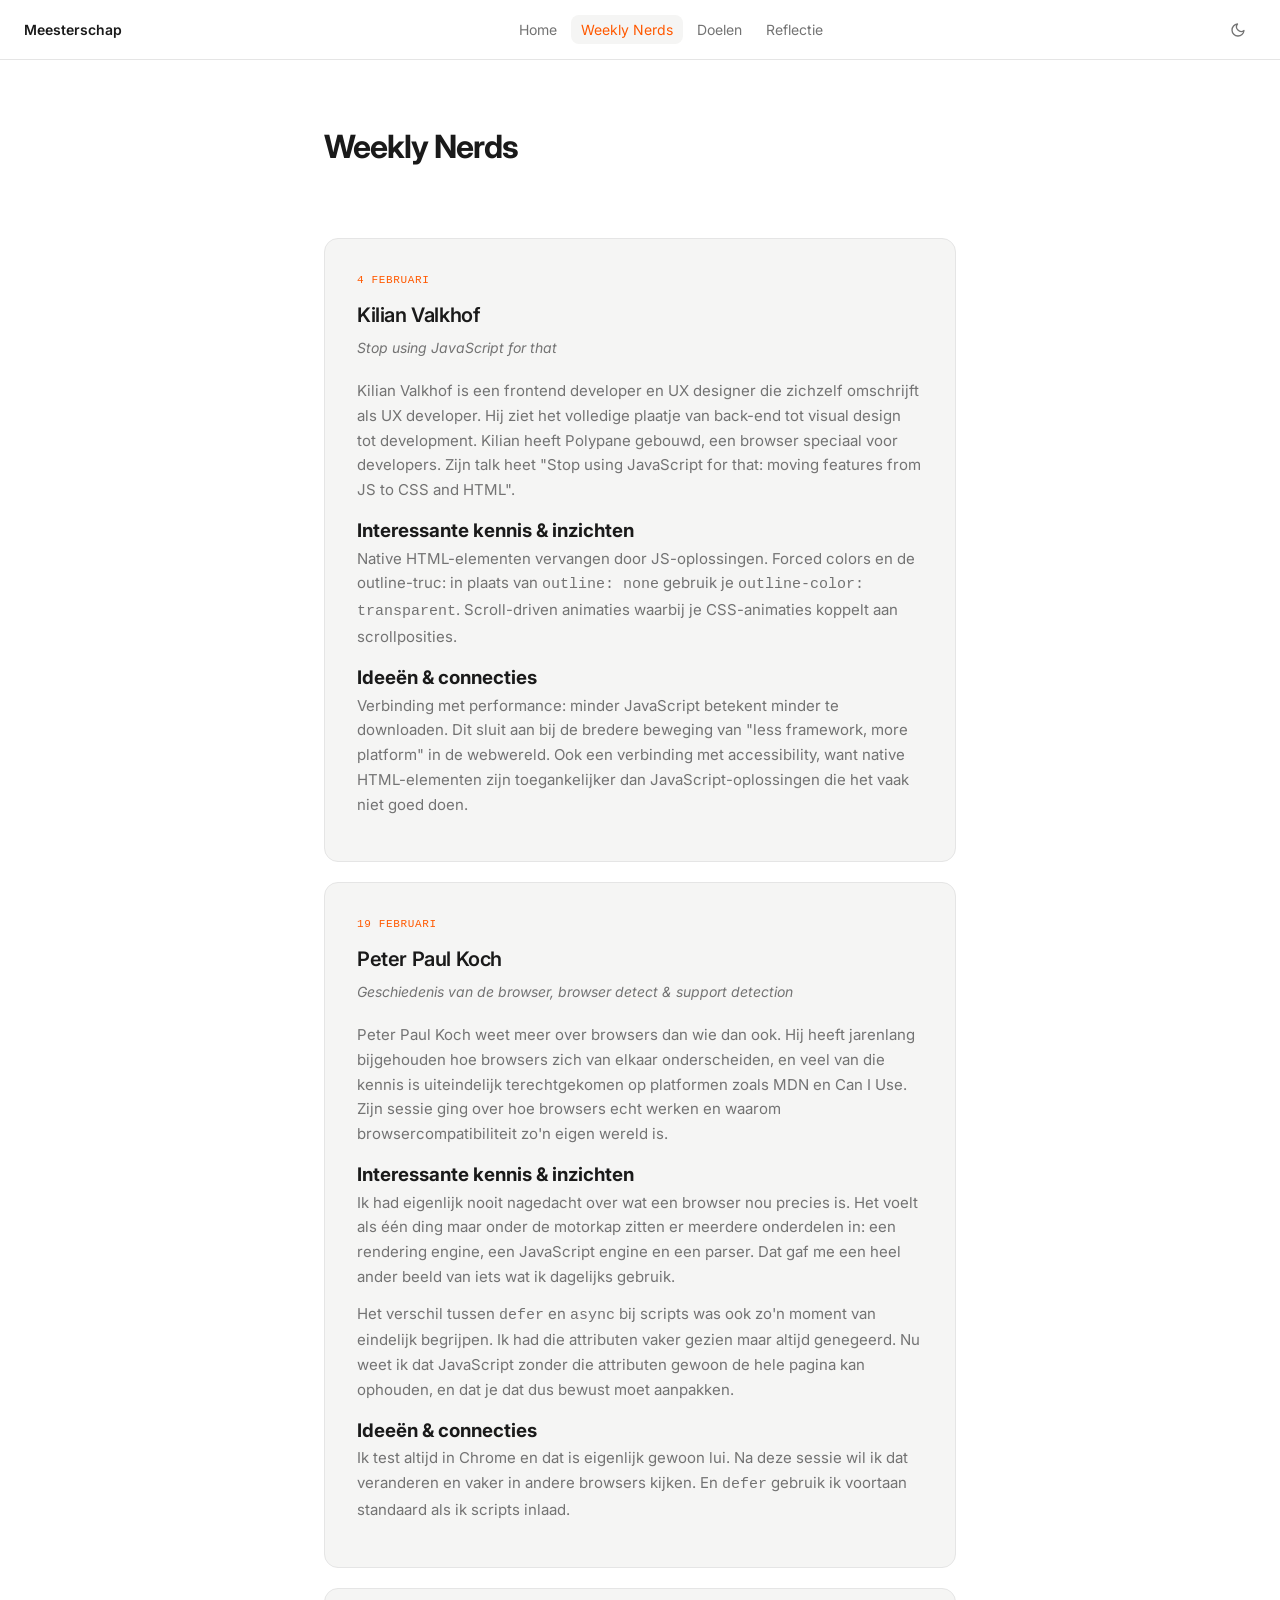
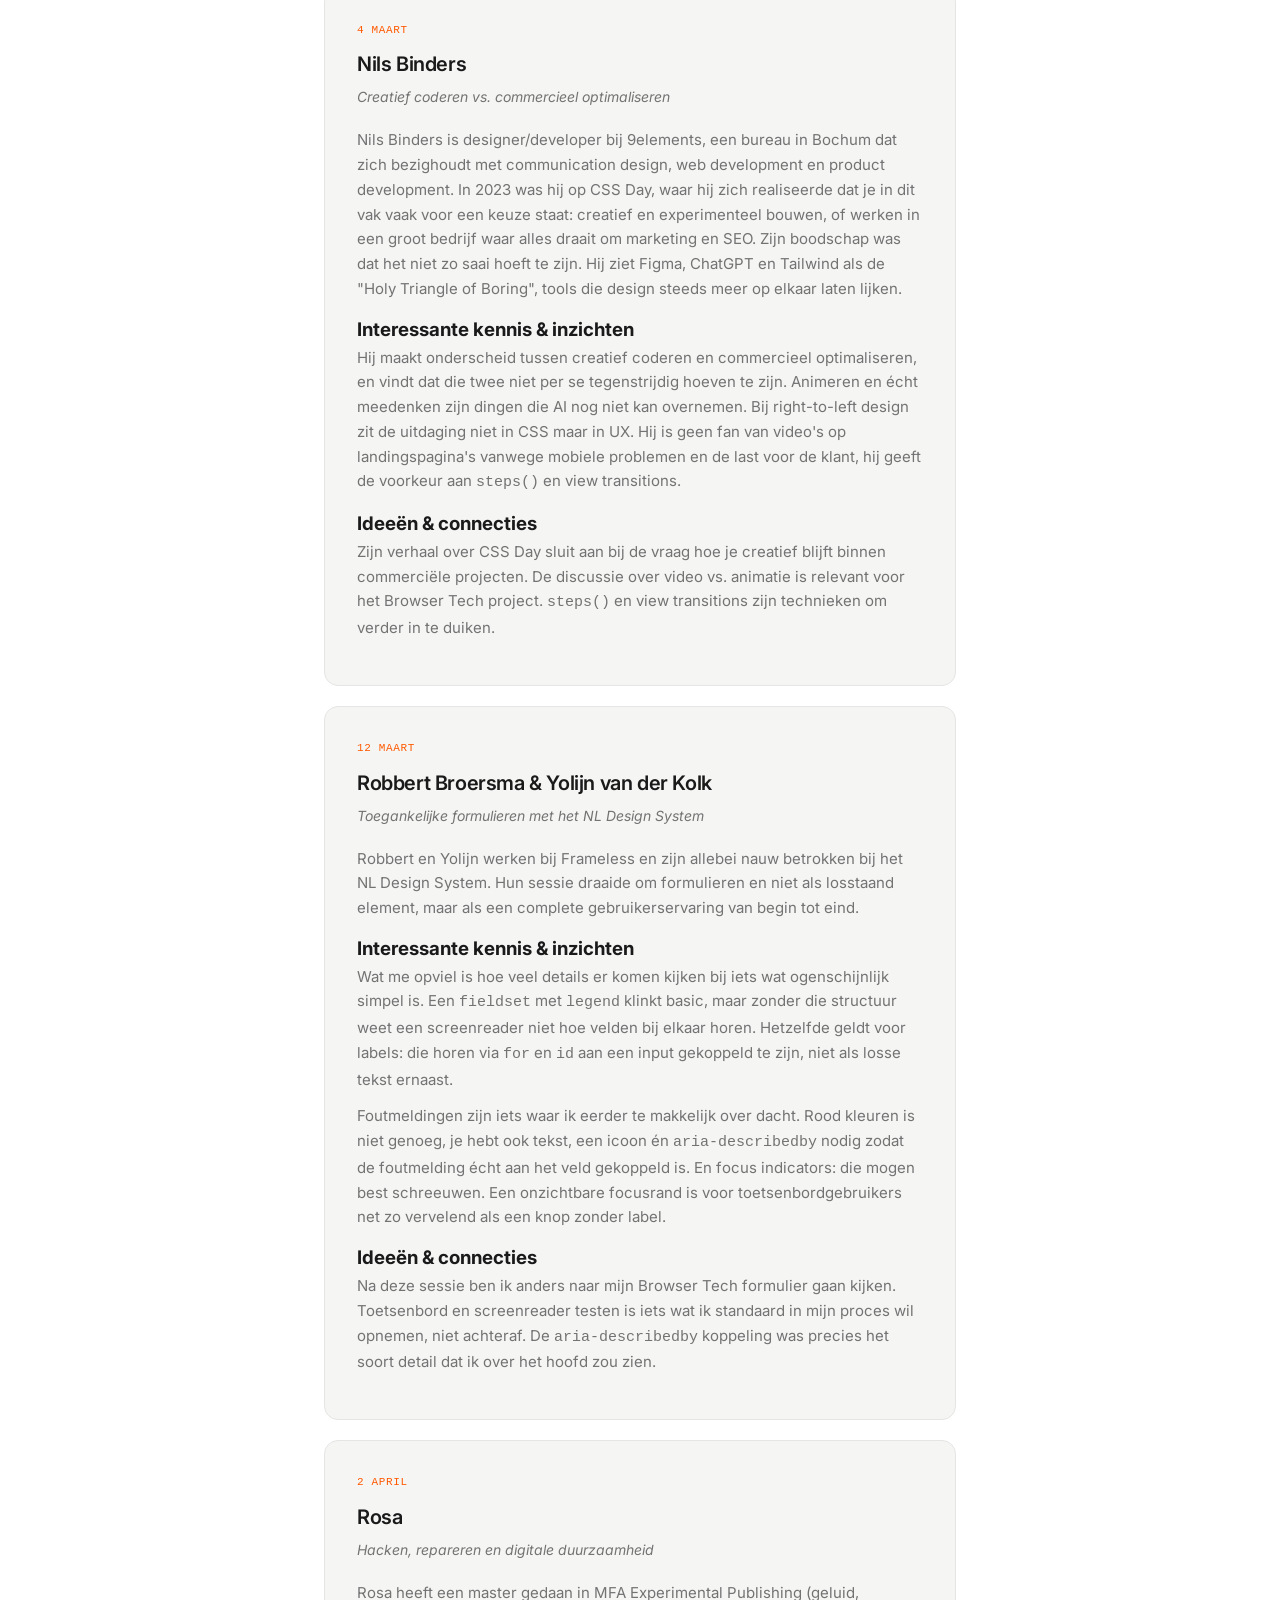
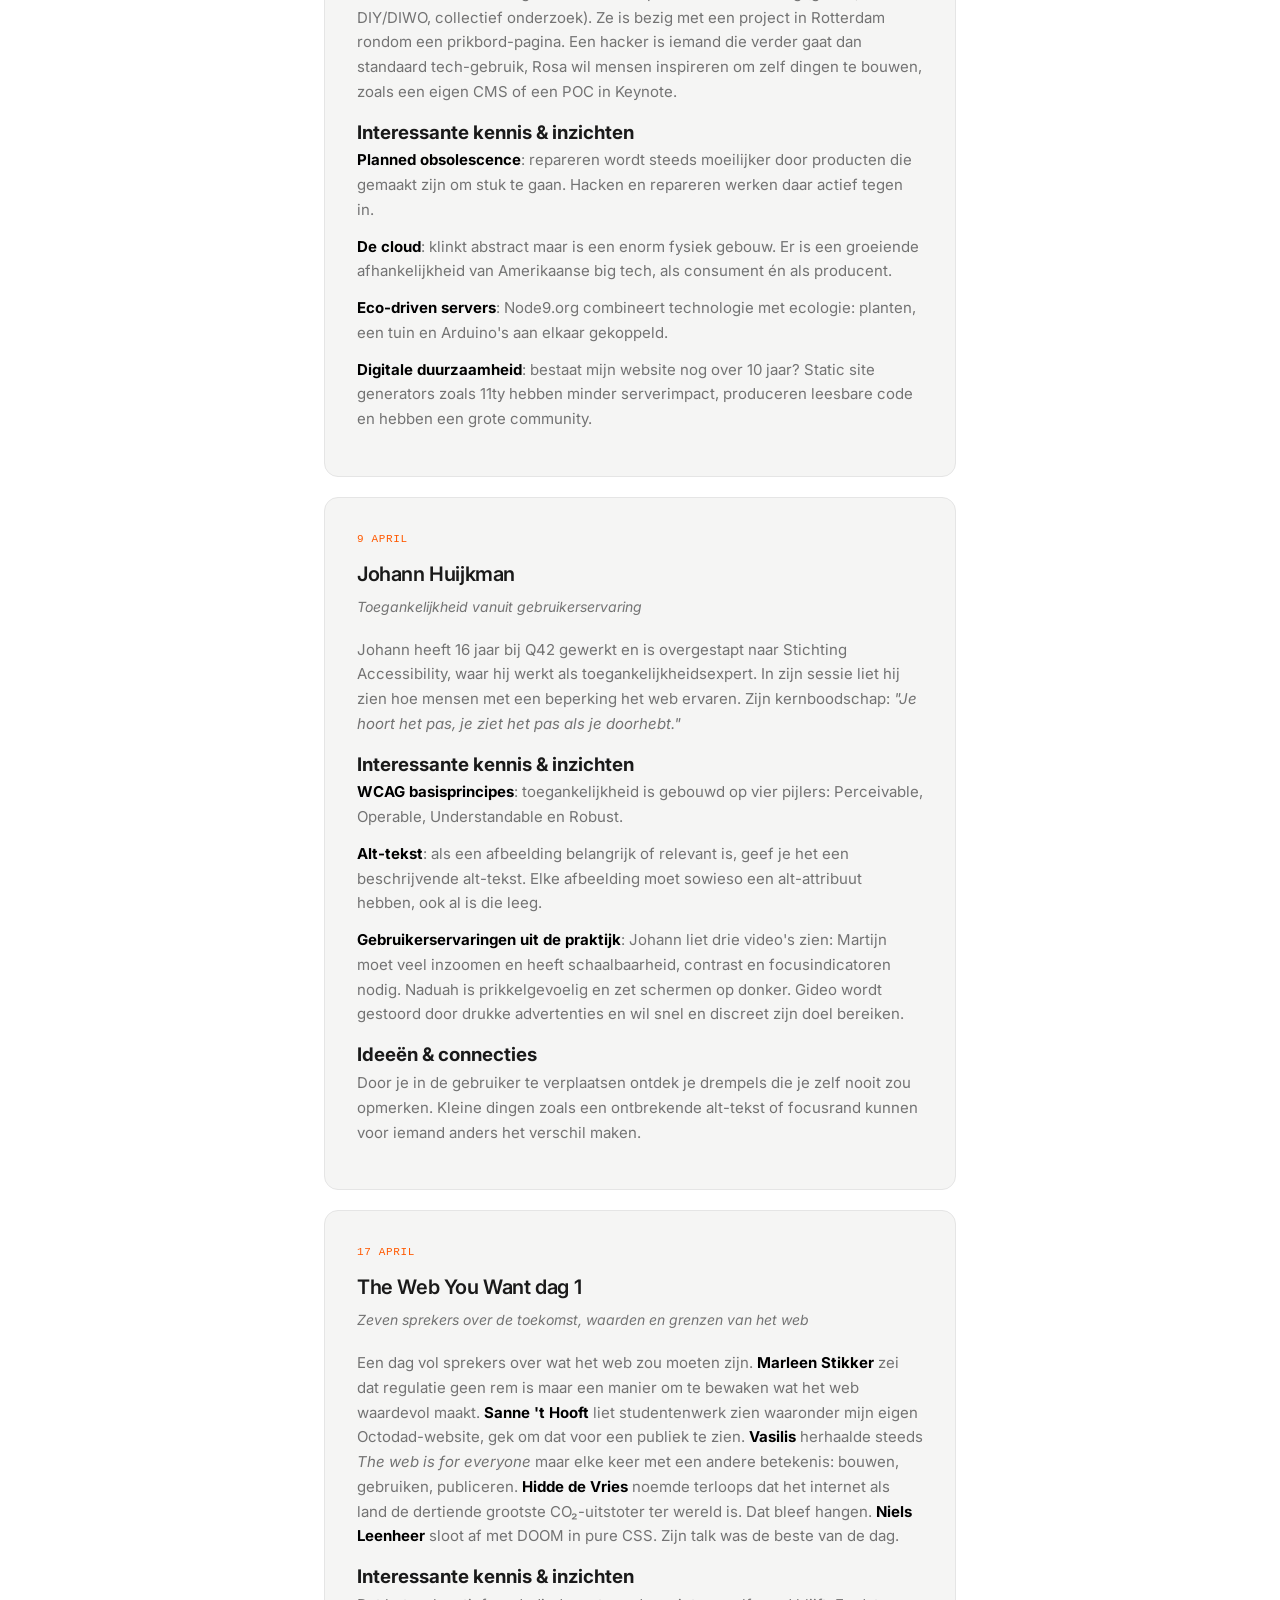
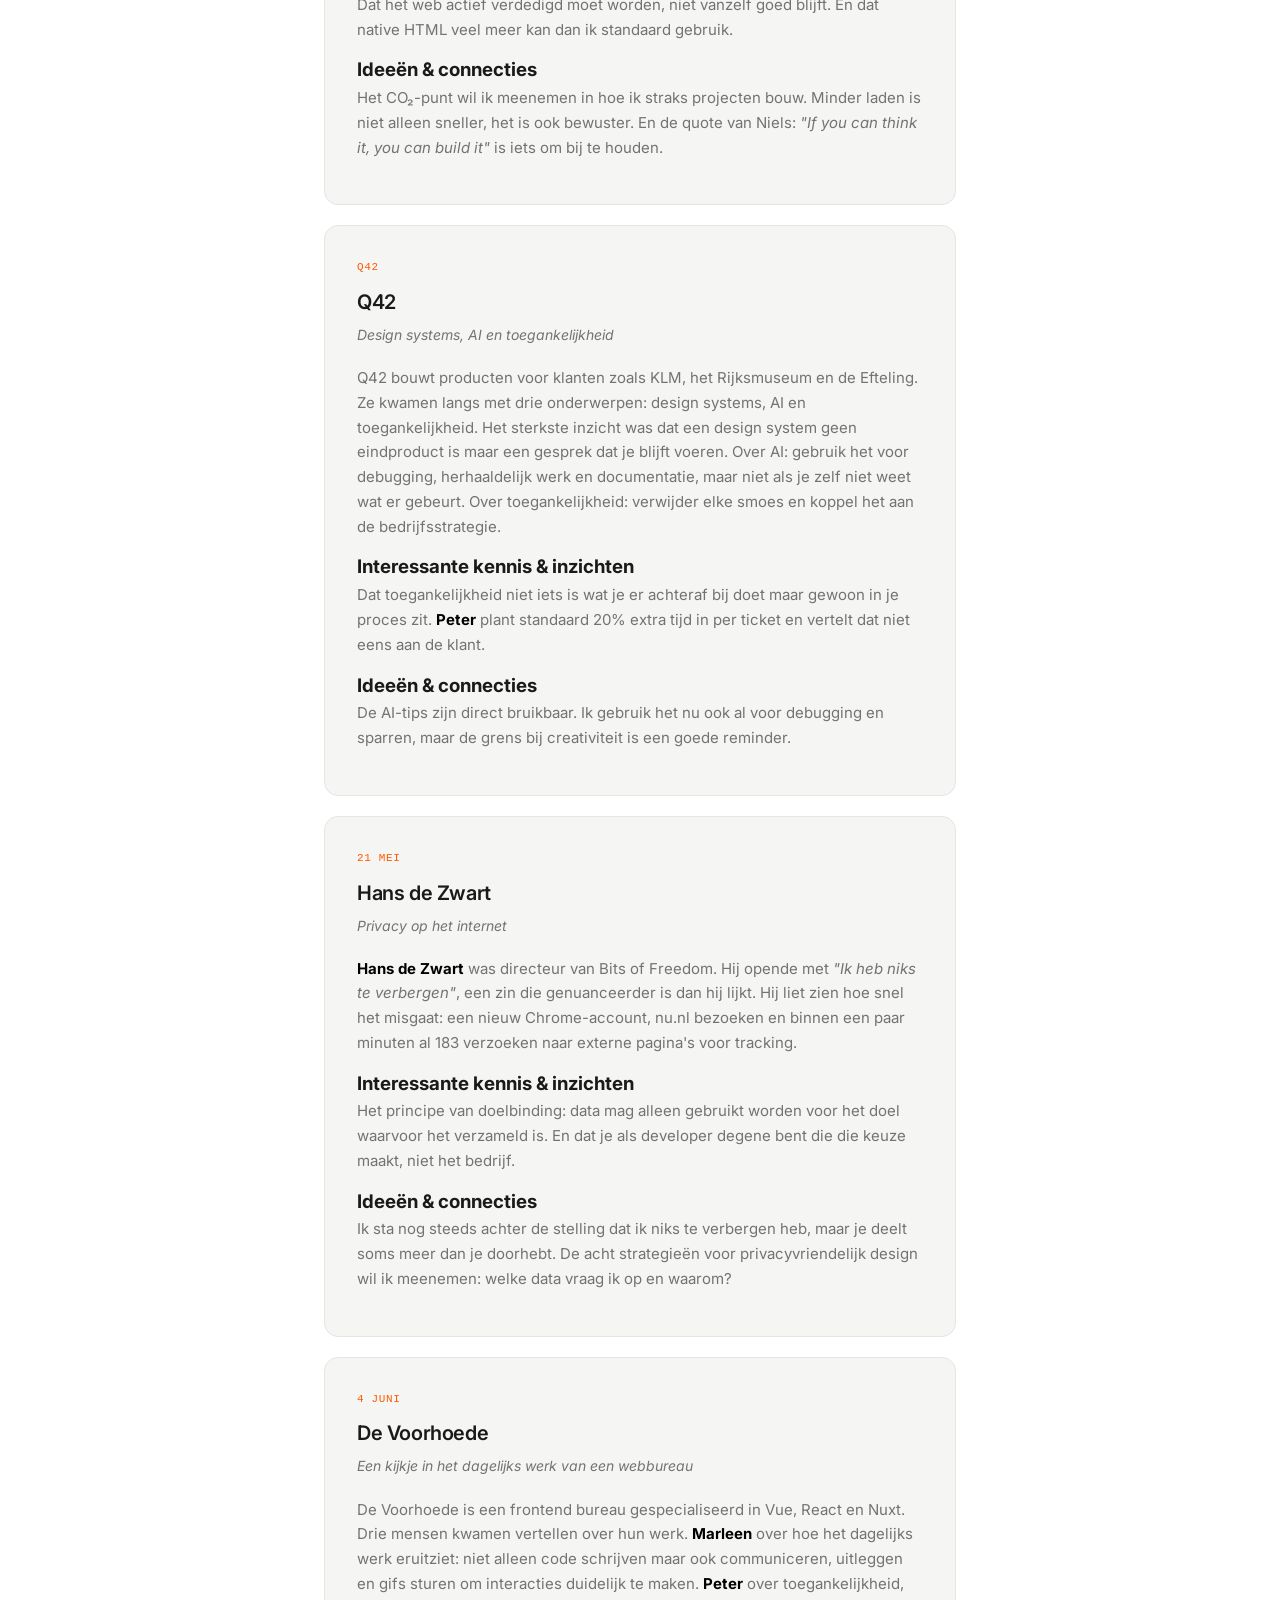
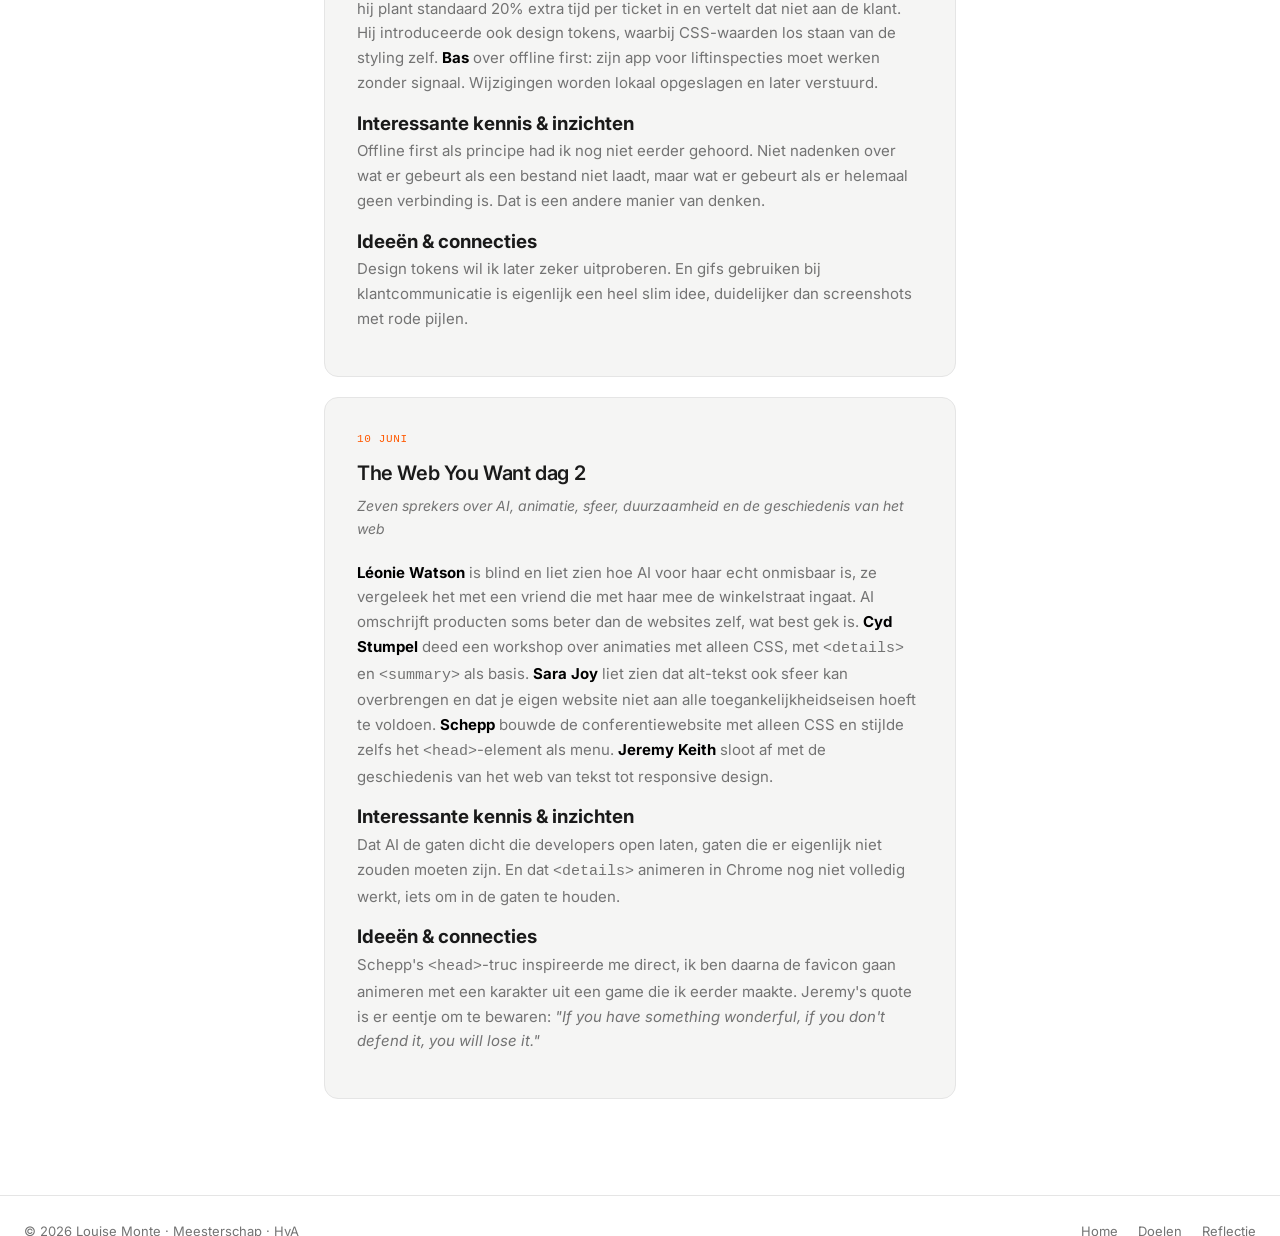
<file: weekly-nerds.html>
<!doctype html>
<html lang="nl">
  <head>
    <meta charset="UTF-8" />
    <meta name="viewport" content="width=device-width, initial-scale=1.0" />
    <meta
      name="description"
      content="Weekly Nerds — samenvattingen van gastcolleges, Louise Monte."
    />
    <title>Weekly Nerds — Meesterschap</title>
    <link rel="preconnect" href="https://fonts.googleapis.com" />
    <link rel="preconnect" href="https://fonts.gstatic.com" crossorigin />
    <link
      href="https://fonts.googleapis.com/css2?family=Inter:wght@400;500;600;700&display=swap"
      rel="stylesheet"
    />
    <link rel="stylesheet" href="style.css" />
    <script src="main.js" defer></script>
  </head>
  <body>
    <!-- Navigatieq -->
    <nav class="nav">
      <button
        id="hamburger"
        class="hamburger"
        aria-label="Menu openen"
        aria-expanded="false"
        aria-controls="nav-links"
      >
        <span></span>
        <span></span>
        <span></span>
      </button>

      <a href="index.html" class="nav-logo">Meesterschap</a>

      <ul class="nav-links" id="nav-links">
        <li><a href="index.html">Home</a></li>
        <li><a href="weekly-nerds.html">Weekly Nerds</a></li>
        <li><a href="doelen.html">Doelen</a></li>
        <li><a href="reflectie.html">Reflectie</a></li>
      </ul>

      <button id="thema-knop" class="thema-knop" aria-label="Wissel thema">
        <svg
          class="icon-sun"
          xmlns="http://www.w3.org/2000/svg"
          width="16"
          height="16"
          viewBox="0 0 24 24"
          fill="none"
          stroke="currentColor"
          stroke-width="2"
          stroke-linecap="round"
          stroke-linejoin="round"
          aria-hidden="true"
        >
          <circle cx="12" cy="12" r="4" />
          <path
            d="M12 2v2M12 20v2M4.93 4.93l1.41 1.41M17.66 17.66l1.41 1.41M2 12h2M20 12h2M6.34 17.66l-1.41 1.41M19.07 4.93l-1.41 1.41"
          />
        </svg>
        <svg
          class="icon-moon"
          xmlns="http://www.w3.org/2000/svg"
          width="16"
          height="16"
          viewBox="0 0 24 24"
          fill="none"
          stroke="currentColor"
          stroke-width="2"
          stroke-linecap="round"
          stroke-linejoin="round"
          aria-hidden="true"
        >
          <path d="M21 12.79A9 9 0 1 1 11.21 3 7 7 0 0 0 21 12.79z" />
        </svg>
      </button>
    </nav>

    <!-- Inhoud -->
    <main class="pagina">
      <header class="pagina-kop">
        <h1>Weekly Nerds</h1>
      </header>

      <ol class="week-lijst">
        <li class="card">
          <span class="week-label">4 Februari</span>
          <h2>Kilian Valkhof</h2>
          <p class="onderwerp">Stop using JavaScript for that</p>
          <p>
            Kilian Valkhof is een frontend developer en UX designer die zichzelf
            omschrijft als UX developer. Hij ziet het volledige plaatje van
            back-end tot visual design tot development. Kilian heeft Polypane
            gebouwd, een browser speciaal voor developers. Zijn talk heet "Stop
            using JavaScript for that: moving features from JS to CSS and HTML".
          </p>
          <h3>Interessante kennis &amp; inzichten</h3>
          <p>
            Native HTML-elementen vervangen door JS-oplossingen. Forced colors
            en de outline-truc: in plaats van <code>outline: none</code> gebruik
            je <code>outline-color: transparent</code>. Scroll-driven animaties
            waarbij je CSS-animaties koppelt aan scrollposities.
          </p>
          <h3>Ideeën &amp; connecties</h3>
          <p>
            Verbinding met performance: minder JavaScript betekent minder te
            downloaden. Dit sluit aan bij de bredere beweging van "less
            framework, more platform" in de webwereld. Ook een verbinding met
            accessibility, want native HTML-elementen zijn toegankelijker dan
            JavaScript-oplossingen die het vaak niet goed doen.
          </p>
        </li>

        <li class="card">
          <span class="week-label">19 Februari</span>
          <h2>Peter Paul Koch</h2>
          <p class="onderwerp">
            Geschiedenis van de browser, browser detect &amp; support detection
          </p>
          <p>
            Peter Paul Koch weet meer over browsers dan wie dan ook. Hij heeft
            jarenlang bijgehouden hoe browsers zich van elkaar onderscheiden, en
            veel van die kennis is uiteindelijk terechtgekomen op platformen
            zoals MDN en Can I Use. Zijn sessie ging over hoe browsers echt
            werken en waarom browsercompatibiliteit zo'n eigen wereld is.
          </p>
          <h3>Interessante kennis &amp; inzichten</h3>
          <p>
            Ik had eigenlijk nooit nagedacht over wat een browser nou precies
            is. Het voelt als één ding maar onder de motorkap zitten er meerdere
            onderdelen in: een rendering engine, een JavaScript engine en een
            parser. Dat gaf me een heel ander beeld van iets wat ik dagelijks
            gebruik.
          </p>
          <p>
            Het verschil tussen <code>defer</code> en <code>async</code> bij
            scripts was ook zo'n moment van eindelijk begrijpen. Ik had die
            attributen vaker gezien maar altijd genegeerd. Nu weet ik dat
            JavaScript zonder die attributen gewoon de hele pagina kan ophouden,
            en dat je dat dus bewust moet aanpakken.
          </p>
          <h3>Ideeën &amp; connecties</h3>
          <p>
            Ik test altijd in Chrome en dat is eigenlijk gewoon lui. Na deze
            sessie wil ik dat veranderen en vaker in andere browsers kijken. En
            <code>defer</code> gebruik ik voortaan standaard als ik scripts
            inlaad.
          </p>
        </li>

        <li class="card">
          <span class="week-label">4 Maart</span>
          <h2>Nils Binders</h2>
          <p class="onderwerp">
            Creatief coderen vs. commercieel optimaliseren
          </p>
          <p>
            Nils Binders is designer/developer bij 9elements, een bureau in
            Bochum dat zich bezighoudt met communication design, web development
            en product development. In 2023 was hij op CSS Day, waar hij zich
            realiseerde dat je in dit vak vaak voor een keuze staat: creatief en
            experimenteel bouwen, of werken in een groot bedrijf waar alles
            draait om marketing en SEO. Zijn boodschap was dat het niet zo saai
            hoeft te zijn. Hij ziet Figma, ChatGPT en Tailwind als de "Holy
            Triangle of Boring", tools die design steeds meer op elkaar laten
            lijken.
          </p>
          <h3>Interessante kennis &amp; inzichten</h3>
          <p>
            Hij maakt onderscheid tussen creatief coderen en commercieel
            optimaliseren, en vindt dat die twee niet per se tegenstrijdig
            hoeven te zijn. Animeren en écht meedenken zijn dingen die AI nog
            niet kan overnemen. Bij right-to-left design zit de uitdaging niet
            in CSS maar in UX. Hij is geen fan van video's op landingspagina's
            vanwege mobiele problemen en de last voor de klant, hij geeft de
            voorkeur aan <code>steps()</code> en view transitions.
          </p>
          <h3>Ideeën &amp; connecties</h3>
          <p>
            Zijn verhaal over CSS Day sluit aan bij de vraag hoe je creatief
            blijft binnen commerciële projecten. De discussie over video vs.
            animatie is relevant voor het Browser Tech project.
            <code>steps()</code> en view transitions zijn technieken om verder
            in te duiken.
          </p>
        </li>

        <li class="card">
          <span class="week-label">12 Maart</span>
          <h2>Robbert Broersma &amp; Yolijn van der Kolk</h2>
          <p class="onderwerp">
            Toegankelijke formulieren met het NL Design System
          </p>
          <p>
            Robbert en Yolijn werken bij Frameless en zijn allebei nauw
            betrokken bij het NL Design System. Hun sessie draaide om
            formulieren en niet als losstaand element, maar als een complete
            gebruikerservaring van begin tot eind.
          </p>
          <h3>Interessante kennis &amp; inzichten</h3>
          <p>
            Wat me opviel is hoe veel details er komen kijken bij iets wat
            ogenschijnlijk simpel is. Een <code>fieldset</code> met
            <code>legend</code> klinkt basic, maar zonder die structuur weet een
            screenreader niet hoe velden bij elkaar horen. Hetzelfde geldt voor
            labels: die horen via <code>for</code> en <code>id</code> aan een
            input gekoppeld te zijn, niet als losse tekst ernaast.
          </p>
          <p>
            Foutmeldingen zijn iets waar ik eerder te makkelijk over dacht. Rood
            kleuren is niet genoeg, je hebt ook tekst, een icoon én
            <code>aria-describedby</code> nodig zodat de foutmelding écht aan
            het veld gekoppeld is. En focus indicators: die mogen best
            schreeuwen. Een onzichtbare focusrand is voor toetsenbordgebruikers
            net zo vervelend als een knop zonder label.
          </p>
          <h3>Ideeën &amp; connecties</h3>
          <p>
            Na deze sessie ben ik anders naar mijn Browser Tech formulier gaan
            kijken. Toetsenbord en screenreader testen is iets wat ik standaard
            in mijn proces wil opnemen, niet achteraf. De
            <code>aria-describedby</code> koppeling was precies het soort detail
            dat ik over het hoofd zou zien.
          </p>
        </li>

        <li class="card">
          <span class="week-label">2 April</span>
          <h2>Rosa</h2>
          <p class="onderwerp">Hacken, repareren en digitale duurzaamheid</p>
          <p>
            Rosa heeft een master gedaan in MFA Experimental Publishing (geluid,
            DIY/DIWO, collectief onderzoek). Ze is bezig met een project in
            Rotterdam rondom een prikbord-pagina. Een hacker is iemand die
            verder gaat dan standaard tech-gebruik, Rosa wil mensen inspireren
            om zelf dingen te bouwen, zoals een eigen CMS of een POC in Keynote.
          </p>
          <h3>Interessante kennis &amp; inzichten</h3>
          <p>
            <strong>Planned obsolescence</strong>: repareren wordt steeds
            moeilijker door producten die gemaakt zijn om stuk te gaan. Hacken
            en repareren werken daar actief tegen in.
          </p>
          <p>
            <strong>De cloud</strong>: klinkt abstract maar is een enorm fysiek
            gebouw. Er is een groeiende afhankelijkheid van Amerikaanse big
            tech, als consument én als producent.
          </p>
          <p>
            <strong>Eco-driven servers</strong>: Node9.org combineert
            technologie met ecologie: planten, een tuin en Arduino's aan elkaar
            gekoppeld.
          </p>
          <p>
            <strong>Digitale duurzaamheid</strong>: bestaat mijn website nog
            over 10 jaar? Static site generators zoals 11ty hebben minder
            serverimpact, produceren leesbare code en hebben een grote
            community.
          </p>
        </li>

        <li class="card">
          <span class="week-label">9 April</span>
          <h2>Johann Huijkman</h2>
          <p class="onderwerp">Toegankelijkheid vanuit gebruikerservaring</p>
          <p>
            Johann heeft 16 jaar bij Q42 gewerkt en is overgestapt naar
            Stichting Accessibility, waar hij werkt als toegankelijkheidsexpert.
            In zijn sessie liet hij zien hoe mensen met een beperking het web
            ervaren. Zijn kernboodschap:
            <em>"Je hoort het pas, je ziet het pas als je doorhebt."</em>
          </p>
          <h3>Interessante kennis &amp; inzichten</h3>
          <p>
            <strong>WCAG basisprincipes</strong>: toegankelijkheid is gebouwd op
            vier pijlers: Perceivable, Operable, Understandable en Robust.
          </p>
          <p>
            <strong>Alt-tekst</strong>: als een afbeelding belangrijk of
            relevant is, geef je het een beschrijvende alt-tekst. Elke
            afbeelding moet sowieso een alt-attribuut hebben, ook al is die
            leeg.
          </p>
          <p>
            <strong>Gebruikerservaringen uit de praktijk</strong>: Johann liet
            drie video's zien: Martijn moet veel inzoomen en heeft
            schaalbaarheid, contrast en focusindicatoren nodig. Naduah is
            prikkelgevoelig en zet schermen op donker. Gideo wordt gestoord door
            drukke advertenties en wil snel en discreet zijn doel bereiken.
          </p>
          <h3>Ideeën &amp; connecties</h3>
          <p>
            Door je in de gebruiker te verplaatsen ontdek je drempels die je
            zelf nooit zou opmerken. Kleine dingen zoals een ontbrekende
            alt-tekst of focusrand kunnen voor iemand anders het verschil maken.
          </p>
        </li>

        <li class="card">
          <span class="week-label">17 April</span>
          <h2>The Web You Want dag 1</h2>
          <p class="onderwerp">
            Zeven sprekers over de toekomst, waarden en grenzen van het web
          </p>
          <p>
            Een dag vol sprekers over wat het web zou moeten zijn.
            <strong>Marleen Stikker</strong> zei dat regulatie geen rem is maar
            een manier om te bewaken wat het web waardevol maakt.
            <strong>Sanne 't Hooft</strong> liet studentenwerk zien waaronder
            mijn eigen Octodad-website, gek om dat voor een publiek te zien.
            <strong>Vasilis</strong> herhaalde steeds
            <em>The web is for everyone</em> maar elke keer met een andere
            betekenis: bouwen, gebruiken, publiceren.
            <strong>Hidde de Vries</strong> noemde terloops dat het internet als
            land de dertiende grootste CO₂-uitstoter ter wereld is. Dat bleef
            hangen. <strong>Niels Leenheer</strong> sloot af met DOOM in pure
            CSS. Zijn talk was de beste van de dag.
          </p>
          <h3>Interessante kennis &amp; inzichten</h3>
          <p>
            Dat het web actief verdedigd moet worden, niet vanzelf goed blijft.
            En dat native HTML veel meer kan dan ik standaard gebruik.
          </p>
          <h3>Ideeën &amp; connecties</h3>
          <p>
            Het CO₂-punt wil ik meenemen in hoe ik straks projecten bouw. Minder
            laden is niet alleen sneller, het is ook bewuster. En de quote van
            Niels: <em>"If you can think it, you can build it"</em> is iets om
            bij te houden.
          </p>
        </li>

        <li class="card">
          <span class="week-label">Q42</span>
          <h2>Q42</h2>
          <p class="onderwerp">Design systems, AI en toegankelijkheid</p>
          <p>
            Q42 bouwt producten voor klanten zoals KLM, het Rijksmuseum en de
            Efteling. Ze kwamen langs met drie onderwerpen: design systems, AI
            en toegankelijkheid. Het sterkste inzicht was dat een design system
            geen eindproduct is maar een gesprek dat je blijft voeren. Over AI:
            gebruik het voor debugging, herhaaldelijk werk en documentatie, maar
            niet als je zelf niet weet wat er gebeurt. Over toegankelijkheid:
            verwijder elke smoes en koppel het aan de bedrijfsstrategie.
          </p>
          <h3>Interessante kennis &amp; inzichten</h3>
          <p>
            Dat toegankelijkheid niet iets is wat je er achteraf bij doet maar
            gewoon in je proces zit. <strong>Peter</strong> plant standaard 20%
            extra tijd in per ticket en vertelt dat niet eens aan de klant.
          </p>
          <h3>Ideeën &amp; connecties</h3>
          <p>
            De AI-tips zijn direct bruikbaar. Ik gebruik het nu ook al voor
            debugging en sparren, maar de grens bij creativiteit is een goede
            reminder.
          </p>
        </li>

        <li class="card">
          <span class="week-label">21 Mei</span>
          <h2>Hans de Zwart</h2>
          <p class="onderwerp">Privacy op het internet</p>
          <p>
            <strong>Hans de Zwart</strong> was directeur van Bits of Freedom.
            Hij opende met <em>"Ik heb niks te verbergen"</em>, een zin die
            genuanceerder is dan hij lijkt. Hij liet zien hoe snel het misgaat:
            een nieuw Chrome-account, nu.nl bezoeken en binnen een paar minuten
            al 183 verzoeken naar externe pagina's voor tracking.
          </p>
          <h3>Interessante kennis &amp; inzichten</h3>
          <p>
            Het principe van doelbinding: data mag alleen gebruikt worden voor
            het doel waarvoor het verzameld is. En dat je als developer degene
            bent die die keuze maakt, niet het bedrijf.
          </p>
          <h3>Ideeën &amp; connecties</h3>
          <p>
            Ik sta nog steeds achter de stelling dat ik niks te verbergen heb,
            maar je deelt soms meer dan je doorhebt. De acht strategieën voor
            privacyvriendelijk design wil ik meenemen: welke data vraag ik op en
            waarom?
          </p>
        </li>

        <li class="card">
          <span class="week-label">4 Juni</span>
          <h2>De Voorhoede</h2>
          <p class="onderwerp">
            Een kijkje in het dagelijks werk van een webbureau
          </p>
          <p>
            De Voorhoede is een frontend bureau gespecialiseerd in Vue, React en
            Nuxt. Drie mensen kwamen vertellen over hun werk.
            <strong>Marleen</strong> over hoe het dagelijks werk eruitziet: niet
            alleen code schrijven maar ook communiceren, uitleggen en gifs
            sturen om interacties duidelijk te maken.
            <strong>Peter</strong> over toegankelijkheid, hij plant standaard
            20% extra tijd per ticket in en vertelt dat niet aan de klant. Hij
            introduceerde ook design tokens, waarbij CSS-waarden los staan van
            de styling zelf. <strong>Bas</strong> over offline first: zijn app
            voor liftinspecties moet werken zonder signaal. Wijzigingen worden
            lokaal opgeslagen en later verstuurd.
          </p>
          <h3>Interessante kennis &amp; inzichten</h3>
          <p>
            Offline first als principe had ik nog niet eerder gehoord. Niet
            nadenken over wat er gebeurt als een bestand niet laadt, maar wat er
            gebeurt als er helemaal geen verbinding is. Dat is een andere manier
            van denken.
          </p>
          <h3>Ideeën &amp; connecties</h3>
          <p>
            Design tokens wil ik later zeker uitproberen. En gifs gebruiken bij
            klantcommunicatie is eigenlijk een heel slim idee, duidelijker dan
            screenshots met rode pijlen.
          </p>
        </li>

        <li class="card">
          <span class="week-label">10 Juni</span>
          <h2>The Web You Want dag 2</h2>
          <p class="onderwerp">
            Zeven sprekers over AI, animatie, sfeer, duurzaamheid en de
            geschiedenis van het web
          </p>
          <p>
            <strong>Léonie Watson</strong> is blind en liet zien hoe AI voor
            haar echt onmisbaar is, ze vergeleek het met een vriend die met haar
            mee de winkelstraat ingaat. AI omschrijft producten soms beter dan
            de websites zelf, wat best gek is. <strong>Cyd Stumpel</strong> deed
            een workshop over animaties met alleen CSS, met
            <code>&lt;details&gt;</code> en <code>&lt;summary&gt;</code> als
            basis. <strong>Sara Joy</strong> liet zien dat alt-tekst ook sfeer
            kan overbrengen en dat je eigen website niet aan alle
            toegankelijkheidseisen hoeft te voldoen.
            <strong>Schepp</strong> bouwde de conferentiewebsite met alleen CSS
            en stijlde zelfs het <code>&lt;head&gt;</code>-element als menu.
            <strong>Jeremy Keith</strong> sloot af met de geschiedenis van het
            web van tekst tot responsive design.
          </p>
          <h3>Interessante kennis &amp; inzichten</h3>
          <p>
            Dat AI de gaten dicht die developers open laten, gaten die er
            eigenlijk niet zouden moeten zijn. En dat
            <code>&lt;details&gt;</code> animeren in Chrome nog niet volledig
            werkt, iets om in de gaten te houden.
          </p>
          <h3>Ideeën &amp; connecties</h3>
          <p>
            Schepp's <code>&lt;head&gt;</code>-truc inspireerde me direct, ik
            ben daarna de favicon gaan animeren met een karakter uit een game
            die ik eerder maakte. Jeremy's quote is er eentje om te bewaren:
            <em
              >"If you have something wonderful, if you don't defend it, you
              will lose it."</em
            >
          </p>
        </li>
      </ol>
    </main>

    <!-- Footer -->
    <footer>
      <p>&copy; 2026 Louise Monte · Meesterschap · HvA</p>
      <nav class="footer-links">
        <a href="index.html">Home</a>
        <a href="doelen.html">Doelen</a>
        <a href="reflectie.html">Reflectie</a>
      </nav>
    </footer>
  </body>
</html>
</file>
<file: style.css>
/* ===================================
   MEESTERSCHAP — Stijlen
   =================================== */

/* --- Kleurvariabelen --- */
:root {
  --bg: #ffffff;
  --text: #1a1a1a;
  --muted: #737373;
  --border: #e5e5e5;
  --accent: #ff5900;
  --card: #f5f5f4;
}

/* Donker thema via knop */
[data-theme="dark"] {
  --bg: #111110;
  --text: #eeeeec;
  --muted: #737373;
  --border: #2c2c29;
  --accent: #fb923c;
  --card: #1a1917;
}

/* Donker thema via systeemvoorkeur */
@media (prefers-color-scheme: dark) {
  :root:not([data-theme="light"]) {
    --bg: #111110;
    --text: #eeeeec;
    --muted: #737373;
    --border: #2c2c29;
    --accent: #fb923c;
    --card: #1a1917;
  }
}

/* --- Reset & basis --- */
* {
  box-sizing: border-box;
  margin: 0;
  padding: 0;
}

html {
  scroll-behavior: smooth;
}

body {
  font-family: "Inter", sans-serif;
  font-size: 16px;
  line-height: 1.7;
  color: var(--text);
  background-color: var(--bg);
  transition:
    background-color 0.3s,
    color 0.3s;
  -webkit-font-smoothing: antialiased;
}

a {
  color: inherit;
  text-decoration: none;
}

ul,
ol {
  list-style: none;
}

img {
  display: block;
  max-width: 100%;
}

/* --- Navigatie --- */
.nav {
  position: fixed;
  top: 0;
  left: 0;
  right: 0;
  height: 60px;
  display: flex;
  align-items: center;
  justify-content: space-between;
  padding: 0 24px;
  background: color-mix(in srgb, var(--bg) 85%, transparent);
  backdrop-filter: blur(10px);
  border-bottom: 1px solid var(--border);
  z-index: 10;
  gap: 16px;
  transition:
    background-color 0.3s,
    border-color 0.3s;
}

.nav-logo {
  font-size: 14px;
  font-weight: 600;
  color: var(--text);
}

.nav-links {
  display: flex;
  gap: 4px;
}

.nav-links a {
  font-size: 14px;
  color: var(--muted);
  padding: 6px 10px;
  border-radius: 8px;
  transition:
    color 0.15s,
    background-color 0.15s;
}

.nav-links a:hover,
.nav-links a.actief {
  color: var(--accent);
  background-color: var(--card);
}

.thema-knop {
  display: flex;
  align-items: center;
  justify-content: center;
  width: 36px;
  height: 36px;
  border: none;
  background: none;
  border-radius: 8px;
  color: var(--muted);
  cursor: pointer;
  transition:
    color 0.15s,
    background-color 0.15s;
}

.thema-knop:hover {
  color: var(--text);
  background-color: var(--card);
}

/* Zon zichtbaar in donker thema, maan in licht thema */
.icon-sun {
  display: none;
}
.icon-moon {
  display: block;
}

[data-theme="dark"] .icon-sun {
  display: block;
}
[data-theme="dark"] .icon-moon {
  display: none;
}

@media (prefers-color-scheme: dark) {
  :root:not([data-theme="light"]) .icon-sun {
    display: block;
  }
  :root:not([data-theme="light"]) .icon-moon {
    display: none;
  }
}

/* --- Layout --- */
.pagina {
  padding-top: 120px;
  padding-bottom: 96px;
  max-width: 680px;
  margin: 0 auto;
  padding-left: 24px;
  padding-right: 24px;
}

.pagina-kop {
  margin-bottom: 64px;
}

.pagina-kop h1 {
  font-size: 32px;
  font-weight: 700;
  letter-spacing: -0.03em;
  margin-bottom: 12px;
}

.pagina-kop p {
  color: var(--muted);
  font-size: 18px;
}

/* --- Hero --- */
.hero {
  min-height: 100dvh;
  padding-top: 60px;
  display: grid;
  grid-template-rows: 1fr auto;
}

.hero-grid {
  display: grid;
  grid-template-columns: 1fr 1fr;
  align-items: center;
  gap: 64px;
  max-width: 1080px;
  margin: 0 auto;
  padding: 64px 24px;
}

.hero h1 {
  font-size: clamp(36px, 5vw, 52px);
  font-weight: 700;
  letter-spacing: -0.04em;
  line-height: 1.05;
  margin-bottom: 24px;
}

.hero h1 .oranje {
  color: var(--accent);
}

.hero-subtitel {
  font-size: 12px;
  text-transform: uppercase;
  letter-spacing: 0.08em;
  color: var(--muted);
  margin-bottom: 20px;
}

.hero-bio {
  color: var(--muted);
  font-size: 18px;
  max-width: 44ch;
  margin-bottom: 32px;
}

.hero-knoppen {
  display: flex;
  gap: 12px;
  flex-wrap: wrap;
}

/* Illustratie-placeholder */
.hero-illustratie {
  aspect-ratio: 3 / 4;
  max-height: 520px;
  border-radius: 20px;
  overflow: hidden;
}

.hero-illustratie img {
  width: 100%;
  height: 100%;
  object-fit: cover;
  border-radius: 20px;
  display: block;
}

/* Meta-balk onderaan hero */
.hero-meta {
  display: grid;
  grid-template-columns: repeat(4, 1fr);
  border-top: 1px solid var(--border);
  max-width: 1080px;
  margin: 0 auto;
  width: 100%;
  padding: 24px;
  transition: border-color 0.3s;
}

.hero-meta dt {
  font-size: 11px;
  text-transform: uppercase;
  letter-spacing: 0.08em;
  color: var(--muted);
  margin-bottom: 4px;
}

.hero-meta dd {
  font-size: 13px;
  font-weight: 500;
}

/* --- Knoppen --- */
.knop {
  display: inline-flex;
  align-items: center;
  gap: 8px;
  font-family: "Inter", sans-serif;
  font-size: 14px;
  font-weight: 500;
  padding: 10px 18px;
  border-radius: 8px;
  cursor: pointer;
  transition:
    opacity 0.15s,
    transform 0.15s;
}

.knop:hover {
  opacity: 0.85;
  transform: translateY(-1px);
}

.knop-vol {
  background-color: var(--accent);
  color: var(--bg);
}

.knop-leeg {
  border: 1px solid var(--border);
  color: var(--muted);
  background: none;
}

.knop-leeg:hover {
  border-color: var(--accent);
  color: var(--accent);
}

/* --- Kaarten (homepage) --- */
.kaarten-grid {
  display: grid;
  grid-template-columns: repeat(auto-fit, minmax(220px, 1fr));
  gap: 16px;
  margin-top: 16px;
}

.kaart-link {
  display: flex;
  flex-direction: column;
  justify-content: space-between;
  gap: 32px;
  background-color: var(--card);
  border: 1px solid var(--border);
  border-radius: 14px;
  padding: 24px;
  transition:
    transform 0.2s,
    box-shadow 0.2s,
    border-color 0.2s;
}

.kaart-link:hover {
  transform: translateY(-3px);
  box-shadow: 0 8px 24px rgba(0, 0, 0, 0.08);
  border-color: color-mix(in srgb, var(--accent) 40%, var(--border));
}

.kaart-link h2 {
  font-size: 16px;
  font-weight: 600;
  margin-bottom: 6px;
}

.kaart-link p {
  font-size: 14px;
  color: var(--muted);
  line-height: 1.5;
}

.kaart-pijl {
  align-self: flex-end;
  color: var(--muted);
  font-size: 18px;
  transition:
    color 0.15s,
    transform 0.15s;
}

.kaart-link:hover .kaart-pijl {
  color: var(--accent);
  transform: translate(2px, -2px);
}

/* --- Cards (weekly nerds / doelen) --- */
.card {
  background-color: var(--card);
  border: 1px solid var(--border);
  border-radius: 14px;
  padding: 32px;
  transition:
    transform 0.2s,
    box-shadow 0.2s,
    border-color 0.2s;
}

.card:hover {
  transform: translateY(-2px);
  box-shadow: 0 6px 20px rgba(0, 0, 0, 0.08);
  border-color: color-mix(in srgb, var(--accent) 30%, var(--border));
}

/* --- Weekly Nerds --- */
.week-lijst {
  display: flex;
  flex-direction: column;
  gap: 20px;
}

.week-label {
  font-size: 11px;
  font-family: monospace;
  text-transform: uppercase;
  letter-spacing: 0.06em;
  color: var(--accent);
  display: block;
  margin-bottom: 8px;
}

.card h2 {
  font-size: 20px;
  font-weight: 600;
  letter-spacing: -0.02em;
  margin-bottom: 4px;
}

.card .onderwerp {
  font-size: 14px;
  color: var(--muted);
  font-style: italic;
  margin-bottom: 20px;
}

.takeaways {
  display: flex;
  flex-direction: column;
  gap: 8px;
}

.takeaways li {
  display: flex;
  gap: 12px;
  font-size: 14px;
  color: var(--muted);
  line-height: 1.55;
}

.takeaways li::before {
  content: "—";
  flex-shrink: 0;
  color: var(--border);
}

/* --- Doelen --- */
.doelen-lijst {
  display: flex;
  flex-direction: column;
  gap: 20px;
  counter-reset: doel;
}

.doel-nummer {
  font-family: monospace;
  font-size: 12px;
  color: var(--accent);
  margin-bottom: 12px;
  display: block;
}

.card h2.doel-titel {
  font-size: 20px;
  margin-bottom: 12px;
}

.card p {
  color: var(--muted);
  font-size: 15px;
  line-height: 1.65;
  margin-bottom: 12px;
}

/* Voortgangsbalk */
.voortgang-balk {
  height: 4px;
  background-color: var(--border);
  border-radius: 99px;
  overflow: hidden;
  margin-top: 20px;
}

.voortgang-fill {
  height: 100%;
  background-color: var(--accent);
  border-radius: 99px;
}

.voortgang-label {
  display: flex;
  justify-content: space-between;
  font-size: 12px;
  color: var(--muted);
  margin-top: 6px;
}

/* --- Reflectie --- */
@keyframes highlight-section {
  0%   { background-color: transparent; }
  20%  { background-color: color-mix(in srgb, var(--accent) 15%, transparent); }
  100% { background-color: transparent; }
}

.reflectie-blok {
  margin-bottom: 48px;
  scroll-margin-top: 80px;
  border-radius: 10px;
  padding: 4px 12px;
}

.reflectie-doelen {
  margin-top: 32px;
  padding: 24px 28px;
  background-color: var(--card);
  border-left: 4px solid var(--accent);
  border-radius: 10px;
}

.reflectie-blok:target {
  animation: highlight-section 2s ease-out forwards;
}

.reflectie-blok h2 {
  font-size: 20px;
  font-weight: 600;
  margin-bottom: 16px;
  display: flex;
  align-items: center;
  gap: 12px;
}

.reflectie-blok h2::before {
  content: "";
  display: block;
  width: 4px;
  height: 1.2em;
  background-color: var(--accent);
  border-radius: 2px;
  flex-shrink: 0;
}

.reflectie-blok p {
  color: var(--muted);
  font-size: 16px;
  line-height: 1.7;
  margin-bottom: 16px;
}

.citaat {
  padding: 20px 24px;
  border-left: 3px solid var(--accent);
  background-color: var(--card);
  border-radius: 0 10px 10px 0;
  margin: 24px 0;
  font-style: italic;
  color: var(--text);
  font-size: 17px;
}

/* --- Vakken --- */
.vakken-sectie {
  max-width: 1400px;
  margin: 0 auto;
  padding: 64px 24px 96px;
}

.sectie-titel {
  font-size: 28px;
  font-weight: 700;
  letter-spacing: -0.02em;
  margin-bottom: 32px;
}

.vakken-grid {
  display: grid;
  grid-template-columns: repeat(3, 1fr);
  gap: 20px;
}

.vak-kaart {
  display: block;
  border-radius: 14px;
  overflow: hidden;
  border: none;
  background-color: transparent;
  position: relative;
  box-shadow:
    0 2px 8px rgba(0, 0, 0, 0.08),
    0 8px 24px rgba(0, 0, 0, 0.06);
  transition:
    transform 0.2s,
    box-shadow 0.2s;
}

.vak-kaart:hover {
  box-shadow:
    0 4px 16px rgba(0, 0, 0, 0.1),
    0 16px 40px rgba(0, 0, 0, 0.1);
}

.vak-kaart img,
.vak-kaart .vak-video {
  width: 100%;
  aspect-ratio: 4 / 3;
  object-fit: cover;
  display: block;
  transition: transform 0.3s ease;
}

.vak-kaart:hover img,
.vak-kaart:hover .vak-video {
  transform: scale(1.05);
}

.vak-info {
  position: absolute;
  bottom: 0;
  left: 0;
  right: 0;
  padding: 28px 14px 12px;
  background: linear-gradient(to top, rgba(0,0,0,0.55) 0%, transparent 100%);
  display: flex;
  align-items: flex-end;
}

.vak-naam {
  color: #fff;
  font-size: 13px;
  font-weight: 600;
  text-shadow: 0 1px 4px rgba(0,0,0,0.4);
}

.vak-popup {
  position: absolute;
  inset: 0;
  display: flex;
  flex-direction: column;
  align-items: center;
  justify-content: center;
  gap: 10px;
  padding: 20px;
  background: rgba(0, 0, 0, 0.35);
  backdrop-filter: blur(16px) saturate(180%);
  -webkit-backdrop-filter: blur(16px) saturate(180%);
  border-radius: 14px;
  opacity: 0;
  transition: opacity 0.25s ease;
  pointer-events: none;
}

.vak-kaart:hover .vak-popup,
.vak-kaart.popup-open .vak-popup {
  opacity: 1;
  pointer-events: auto;
}

.popup-knop {
  display: block;
  width: 100%;
  max-width: 200px;
  text-align: center;
  padding: 10px 20px;
  border-radius: 980px;
  font-size: 14px;
  font-weight: 600;
  text-decoration: none;
  background: rgba(255, 255, 255, 0.92);
  color: #111;
  border: 1px solid rgba(255, 255, 255, 0.6);
  box-shadow: 0 2px 12px rgba(0, 0, 0, 0.2);
  transition: background 0.2s, transform 0.15s;
}

.popup-knop:hover {
  background: rgba(255, 255, 255, 1);
  transform: scale(1.03);
}

.popup-knop-leeg {
  background: rgba(255, 255, 255, 0.15);
  color: #fff;
  border: 1px solid rgba(255, 255, 255, 0.4);
}

.popup-knop-leeg:hover {
  background: rgba(255, 255, 255, 0.25);
}

.vak-naam {
  font-size: 14px;
  font-weight: 600;
  line-height: 1.3;
}

.vak-cijfer {
  font-size: 13px;
  font-family: monospace;
  color: var(--accent);
  font-weight: 700;
  white-space: nowrap;
}

@media (max-width: 560px) {
  .vakken-grid {
    grid-template-columns: 1fr;
  }
}

/* --- Footer --- */
footer {
  border-top: 1px solid var(--border);
  padding: 24px;
  display: flex;
  align-items: center;
  justify-content: space-between;
  flex-wrap: wrap;
  gap: 12px;
  transition: border-color 0.3s;
}

footer p {
  font-size: 13px;
  color: var(--muted);
}

.footer-links {
  display: flex;
  gap: 20px;
}

.footer-links a {
  font-size: 13px;
  color: var(--muted);
  transition: color 0.15s;
}

.footer-links a:hover {
  color: var(--text);
}

/* --- Scheidingslijn --- */
hr {
  border: none;
  border-top: 1px solid var(--border);
  margin: 48px 0;
}

/* --- Hamburger --- */
.hamburger {
  display: none;
  flex-direction: column;
  justify-content: center;
  gap: 5px;
  width: 36px;
  height: 36px;
  background: none;
  border: none;
  cursor: pointer;
  padding: 4px;
  border-radius: 8px;
}

.hamburger span {
  display: block;
  height: 2px;
  background: var(--text);
  border-radius: 2px;
  transition:
    transform 0.2s,
    opacity 0.2s;
}

.hamburger[aria-expanded="true"] span:nth-child(1) {
  transform: translateY(7px) rotate(45deg);
}

.hamburger[aria-expanded="true"] span:nth-child(2) {
  opacity: 0;
}

.hamburger[aria-expanded="true"] span:nth-child(3) {
  transform: translateY(-7px) rotate(-45deg);
}

/* --- Mobiel --- */
@media (max-width: 768px) {
  .nav {
    display: grid;
    grid-template-columns: 36px 1fr 36px;
    align-items: center;
  }

  .hamburger {
    display: flex;
    grid-column: 1;
  }

  .nav-logo {
    grid-column: 2;
    text-align: center;
  }

  .thema-knop {
    grid-column: 3;
  }

  .nav-links {
    display: none;
    position: absolute;
    top: 60px;
    left: 0;
    right: 0;
    flex-direction: column;
    background: var(--bg);
    border-bottom: 1px solid var(--border);
    padding: 12px 16px;
    gap: 4px;
  }

  .nav-links.open {
    display: flex;
  }

  .nav-links a {
    padding: 10px 12px;
    font-size: 15px;
  }

  .hero-grid {
    grid-template-columns: 1fr;
    gap: 32px;
    padding: 32px 20px 40px;
  }

  .hero-illustratie {
    aspect-ratio: 3 / 4;
    max-height: 420px;
    width: 100%;
  }

  .hero-illustratie img {
    width: 100%;
    height: 100%;
    object-fit: cover;
    border-radius: 16px;
  }

  .hero-meta {
    grid-template-columns: 1fr 1fr;
    gap: 20px;
    padding: 20px;
  }
}

.card strong {
  color: #000;
}

@media (max-width: 480px) {
  .nav-links a span {
    display: none;
  }

  .hero h1 {
    font-size: 32px;
  }

  .hero-meta {
    grid-template-columns: 1fr 1fr;
  }

  .card {
    padding: 24px;
  }
}
</file>
